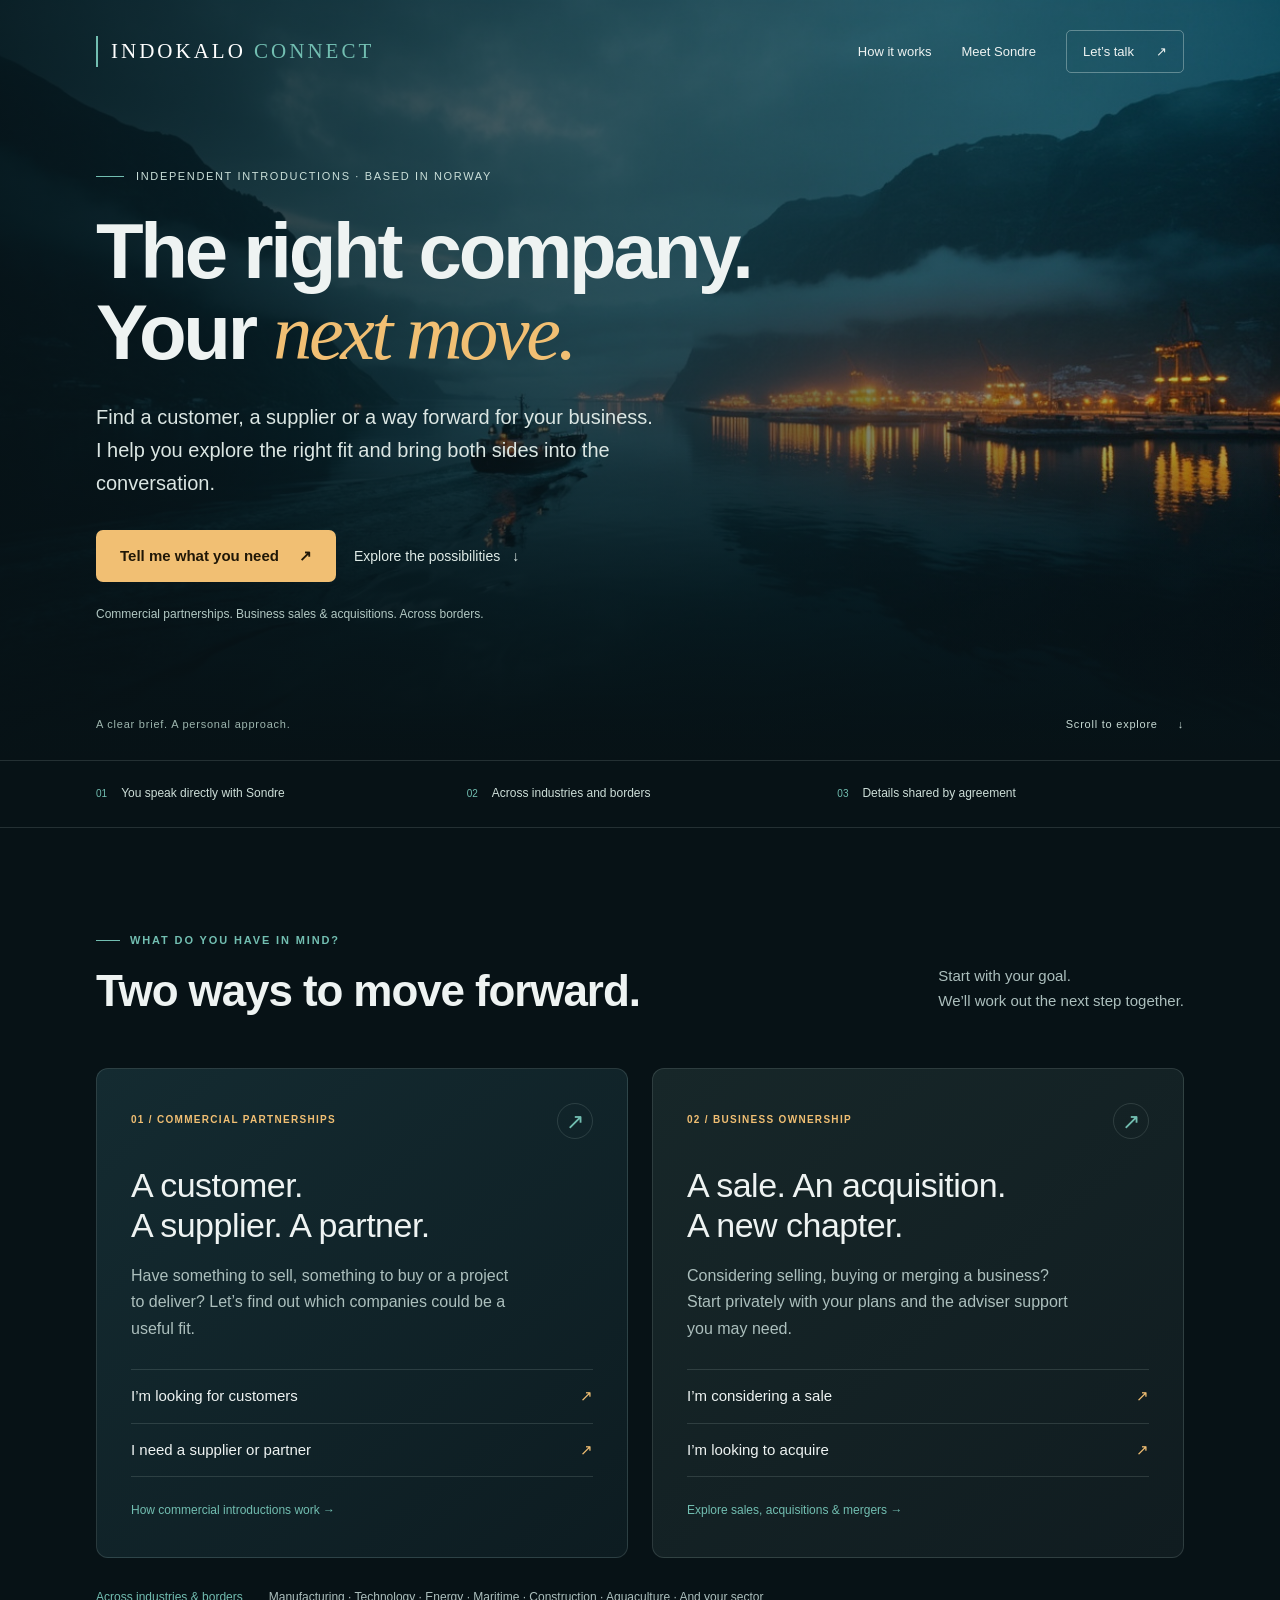
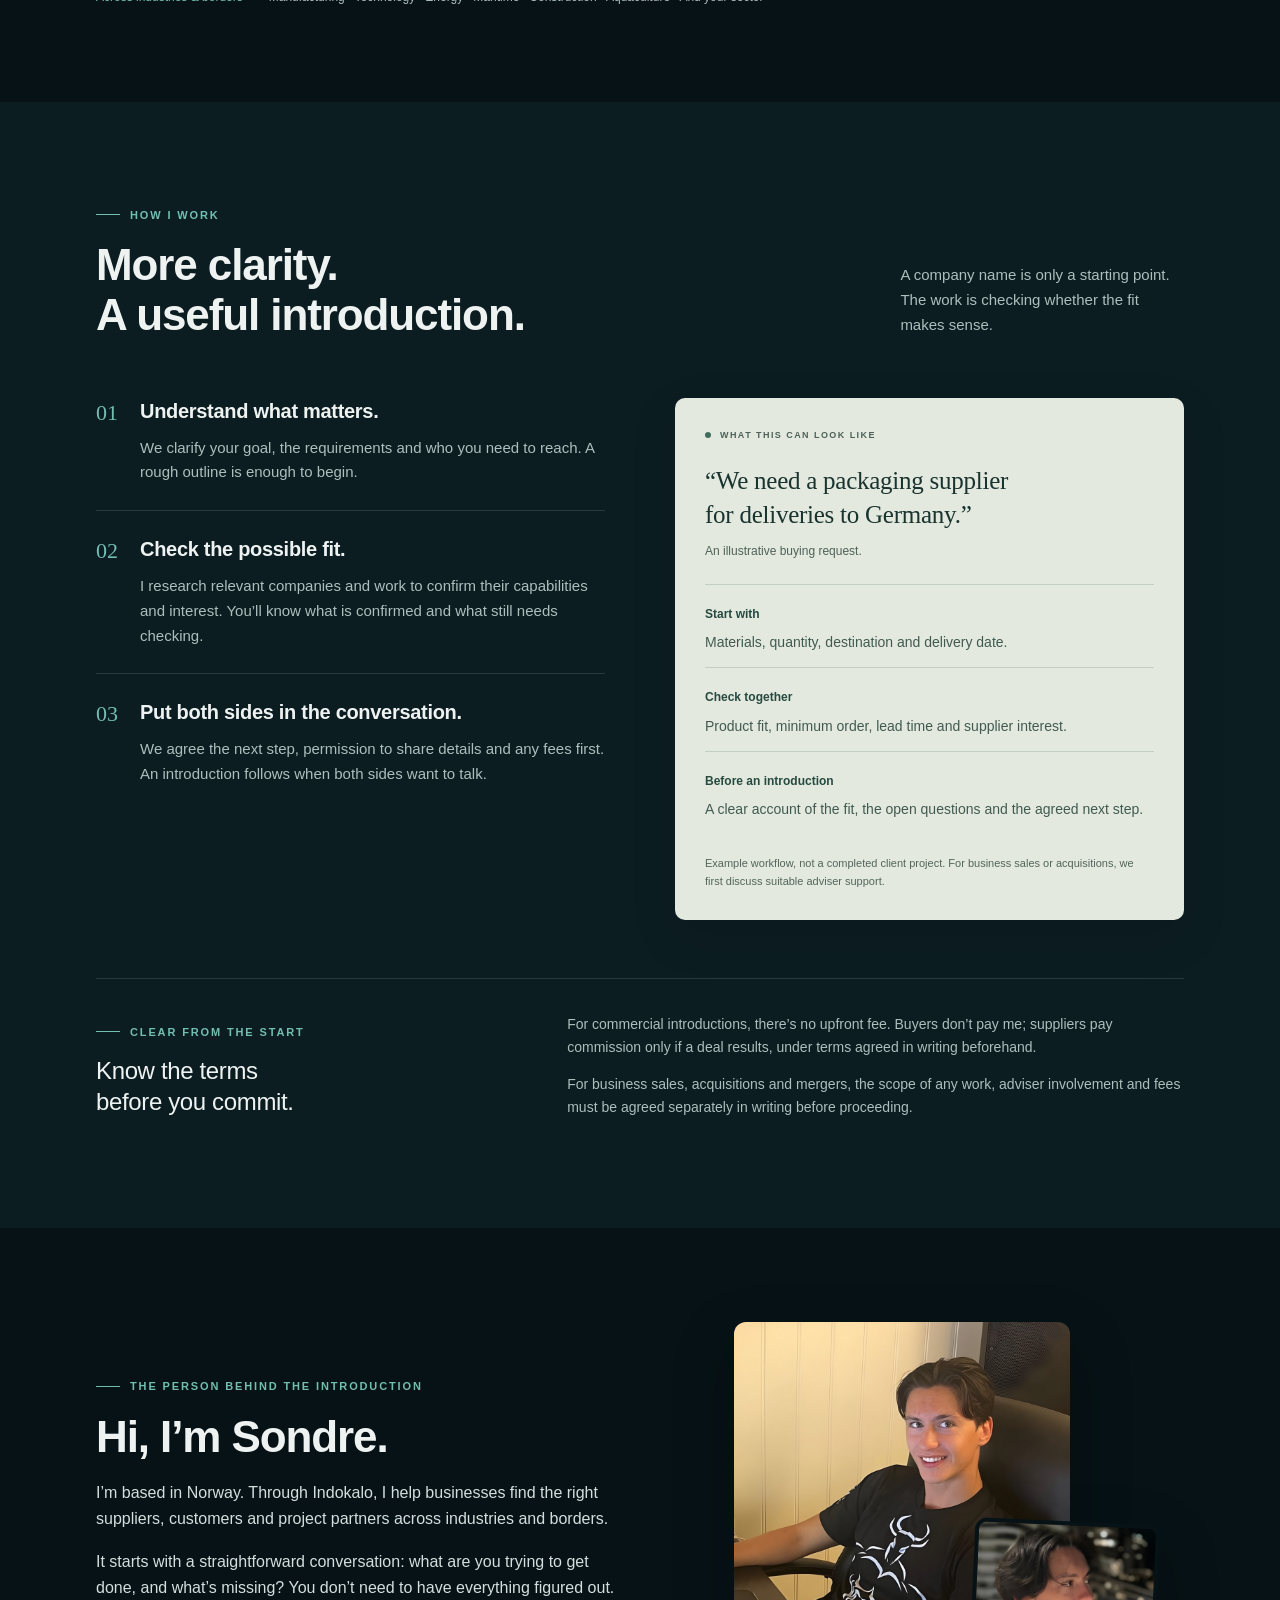
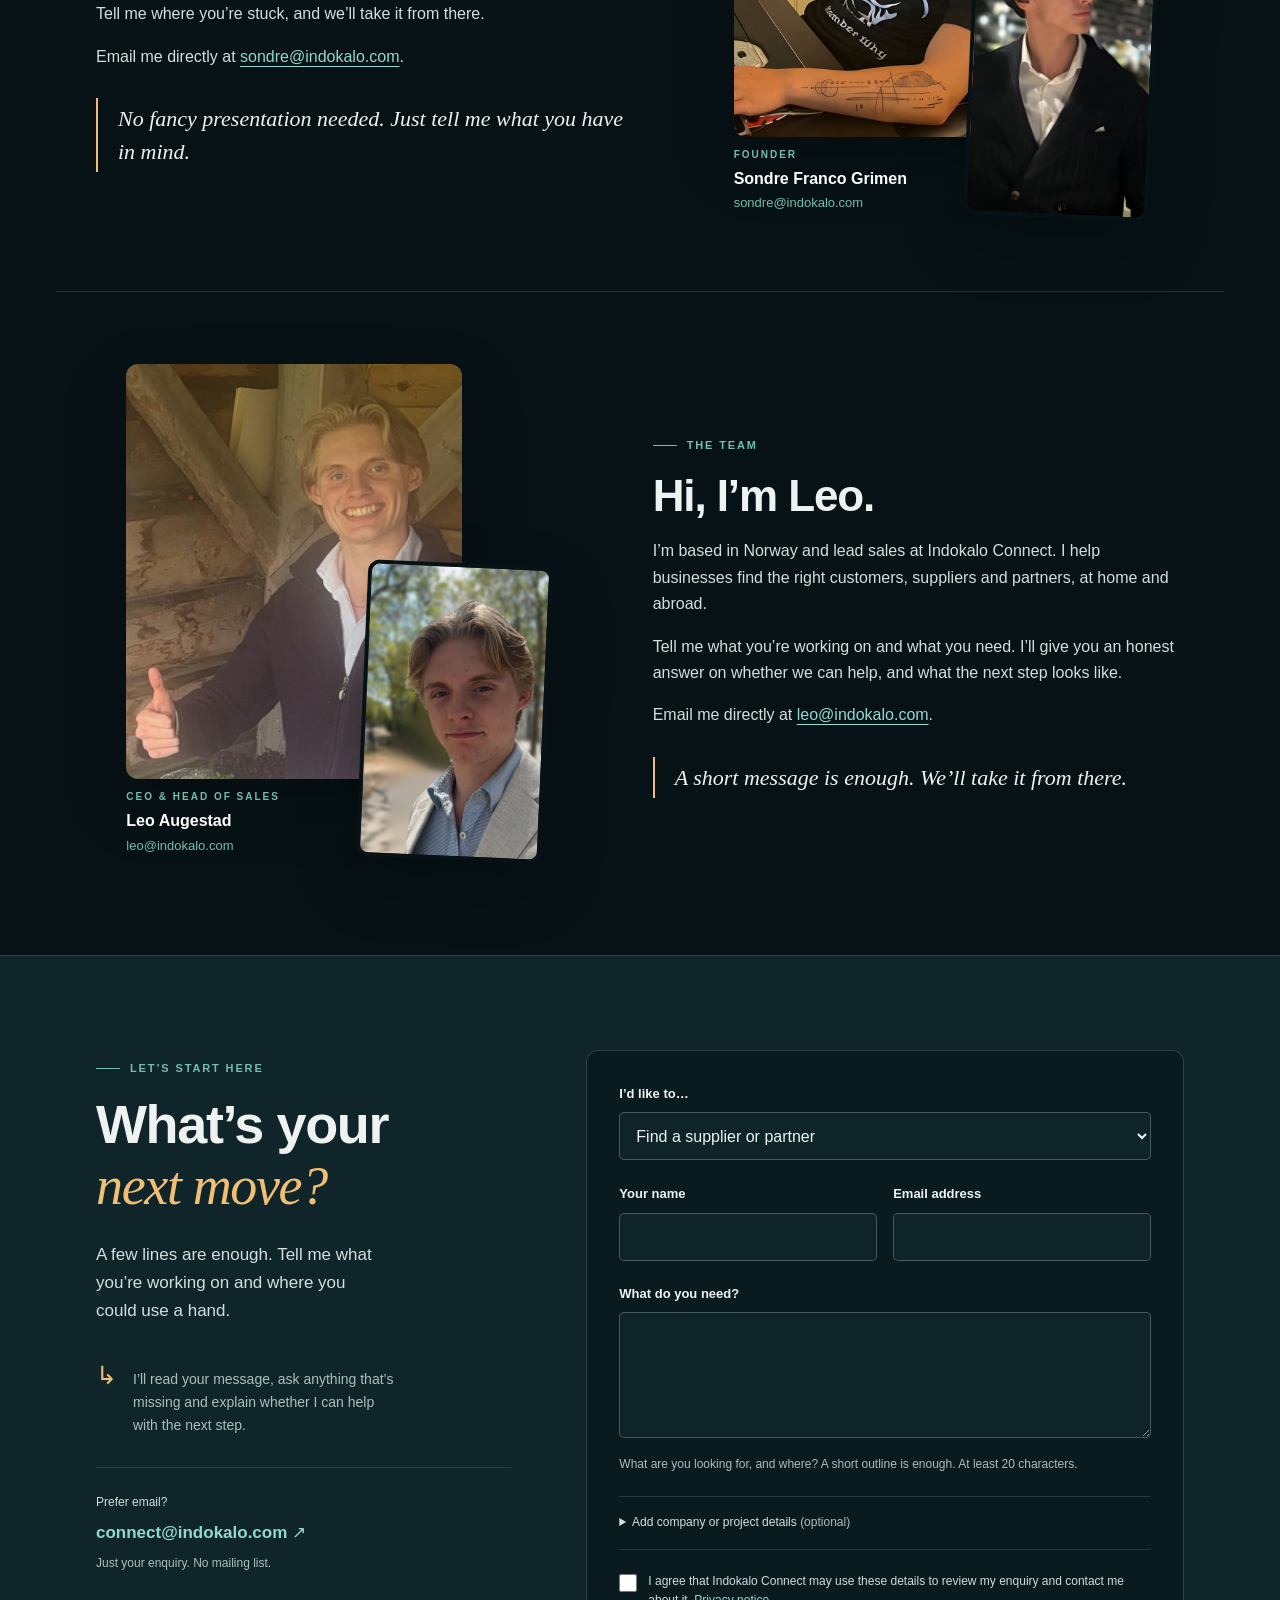
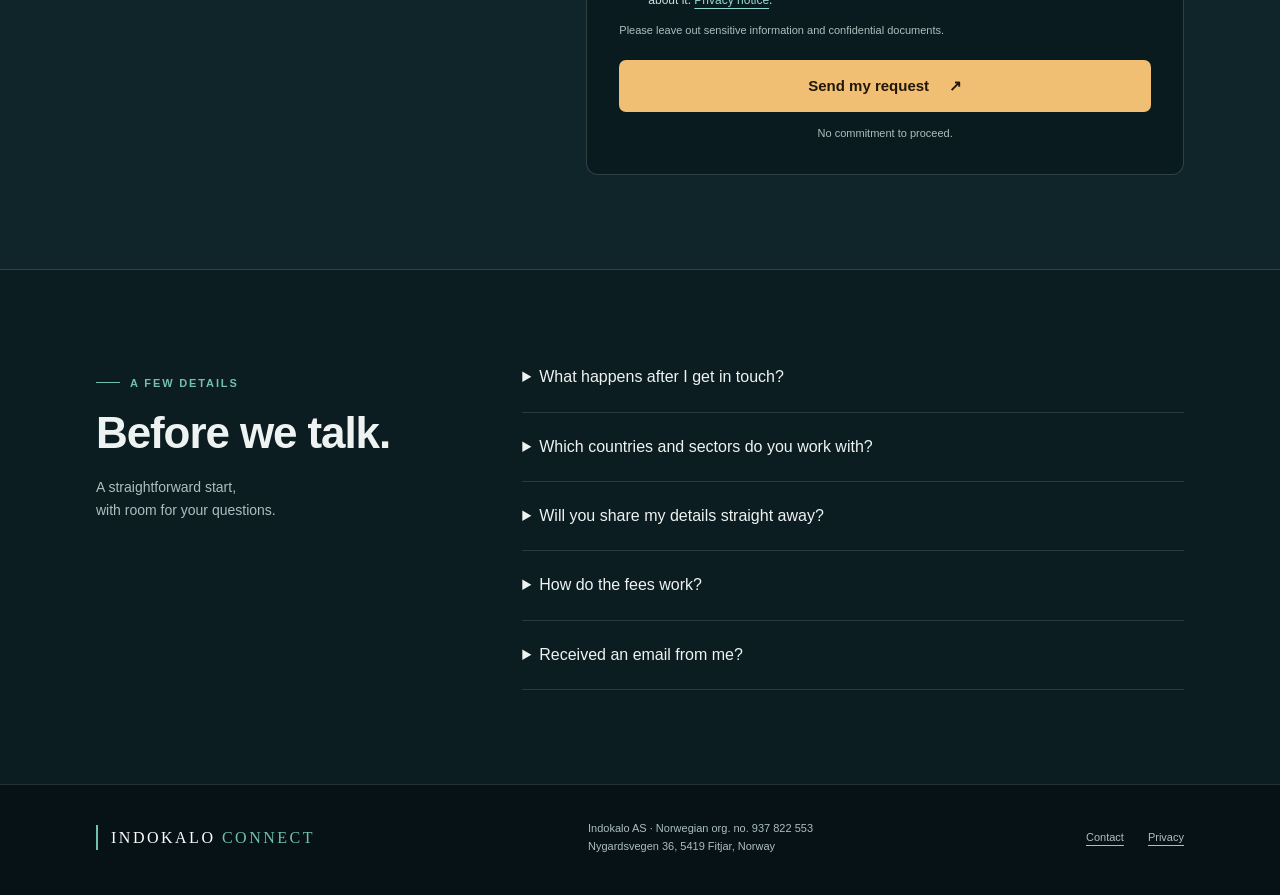
<file: index.html>
<!doctype html>
<html lang="en">
<head>
<link rel="icon" type="image/svg+xml" href="favicon.svg">
<meta charset="utf-8">
<meta name="viewport" content="width=device-width, initial-scale=1">
<meta name="theme-color" content="#071216">
<title>Customers, suppliers &amp; your next business move | Indokalo Connect</title>
<meta name="description" content="Explore customers, suppliers and partners for commercial contracts worldwide. Start an initial conversation about business sales, acquisitions or mergers and adviser support.">
<link rel="canonical" href="https://indokalo.com/">
<meta property="og:type" content="website">
<meta property="og:url" content="https://indokalo.com/">
<meta property="og:title" content="Commercial contracts &amp; business connections | Indokalo Connect">
<meta property="og:description" content="A specific request. A relevant company. An introduction when both sides are ready.">
<meta property="og:image" content="https://indokalo.com/hero.jpg">
<meta property="og:image:alt" content="A Norwegian harbour at blue hour">
<meta name="twitter:card" content="summary_large_image">
<link rel="preload" as="image" href="hero.jpg">
<link rel="stylesheet" href="styles.css?v=20261022-team4">
<script src="contact.js?v=20261010-polish" defer></script>
<script type="application/ld+json">{"@context":"https://schema.org","@type":"Organization","name":"Indokalo Connect","legalName":"Indokalo AS","url":"https://indokalo.com/","email":"connect@indokalo.com","identifier":"937822553","founder":{"@type":"Person","name":"Sondre Franco Grimen"},"address":{"@type":"PostalAddress","streetAddress":"Nygardsvegen 36","postalCode":"5419","addressLocality":"Fitjar","addressCountry":"NO"}}</script>
</head>
<body>
<a class="skip-link" href="#main">Skip to content</a>
<header class="hero">
  <div class="hero-bilete" aria-hidden="true"></div>
  <nav class="topnav innhald" aria-label="Main navigation">
    <a class="logo" href="/" aria-label="Indokalo Connect home">INDOKALO <span>CONNECT</span></a>
    <div class="nav-links"><a href="#how">How it works</a><a href="#connect">Meet Sondre</a><a class="nav-contact" href="#request">Let’s talk <span aria-hidden="true">↗</span></a></div>
  </nav>
  <div class="innhald hero-copy">
    <p class="hero-eyebrow"><span class="eyebrow-line" aria-hidden="true"></span>Independent introductions · Based in Norway</p>
    <h1>The right company.<br>Your <em>next move.</em></h1>
    <p class="ingress">Find a customer, a supplier or a way forward for your business. I help you explore the right fit and bring both sides into the conversation.</p>
    <div class="knappar"><a class="knapp full" href="#request">Tell me what you need <span aria-hidden="true">↗</span></a><a class="hero-link" href="#opportunities">Explore the possibilities <span aria-hidden="true">↓</span></a></div>
    <p class="hero-note">Commercial partnerships. Business sales &amp; acquisitions. Across borders.</p>
  </div>
  <div class="hero-bottom innhald"><span>A clear brief. A personal approach.</span><a href="#main" aria-label="Explore what Indokalo can help with">Scroll to explore <span aria-hidden="true">↓</span></a></div>
</header>
<main id="main">
<div class="trust-strip"><div class="innhald trust-items"><span><i aria-hidden="true">01</i> You speak directly with Sondre</span><span><i aria-hidden="true">02</i> Across industries and borders</span><span><i aria-hidden="true">03</i> Details shared by agreement</span></div></div>
<section id="opportunities" class="intro-section" aria-labelledby="start-title"><div class="innhald">
  <div class="section-heading"><div><div class="merke">What do you have in mind?</div><h2 id="start-title">Two ways to move forward.</h2></div><p class="svak">Start with your goal.<br>We’ll work out the next step together.</p></div>
  <div class="to route-cards">
    <article class="kort route-card"><div class="route-top"><span class="tal">01 / COMMERCIAL PARTNERSHIPS</span><span class="route-symbol" aria-hidden="true">↗</span></div><h3>A customer.<br>A supplier. A partner.</h3><p>Have something to sell, something to buy or a project to deliver? Let’s find out which companies could be a useful fit.</p><div class="route-actions"><a href="#request" data-intent="supplier">I’m looking for customers <span aria-hidden="true">↗</span></a><a href="#request" data-intent="buyer">I need a supplier or partner <span aria-hidden="true">↗</span></a></div><a class="route-detail" href="commercial-contracts.html">How commercial introductions work <span aria-hidden="true">→</span></a></article>
    <article class="kort route-card ownership-card"><div class="route-top"><span class="tal">02 / BUSINESS OWNERSHIP</span><span class="route-symbol" aria-hidden="true">↗</span></div><h3>A sale. An acquisition.<br>A new chapter.</h3><p>Considering selling, buying or merging a business? Start privately with your plans and the adviser support you may need.</p><div class="route-actions"><a href="#request" data-intent="business_seller">I’m considering a sale <span aria-hidden="true">↗</span></a><a href="#request" data-intent="business_buyer">I’m looking to acquire <span aria-hidden="true">↗</span></a></div><a class="route-detail" href="business-sales.html">Explore sales, acquisitions &amp; mergers <span aria-hidden="true">→</span></a></article>
  </div>
  <div class="sector-line"><span>Across industries &amp; borders</span><p>Manufacturing · Technology · Energy · Maritime · Construction · Aquaculture · And your sector</p></div>
</div></section>
<section id="how" class="djup process-section" aria-labelledby="how-title"><div class="innhald">
  <div class="section-heading"><div><div class="merke">How I work</div><h2 id="how-title">More clarity.<br>A useful introduction.</h2></div><p class="svak">A company name is only a starting point. The work is checking whether the fit makes sense.</p></div>
  <div class="process-layout">
    <ol class="process-list">
      <li><span class="step-number" aria-hidden="true">01</span><div><h3>Understand what matters.</h3><p>We clarify your goal, the requirements and who you need to reach. A rough outline is enough to begin.</p></div></li>
      <li><span class="step-number" aria-hidden="true">02</span><div><h3>Check the possible fit.</h3><p>I research relevant companies and work to confirm their capabilities and interest. You’ll know what is confirmed and what still needs checking.</p></div></li>
      <li><span class="step-number" aria-hidden="true">03</span><div><h3>Put both sides in the conversation.</h3><p>We agree the next step, permission to share details and any fees first. An introduction follows when both sides want to talk.</p></div></li>
    </ol>
    <aside class="example-panel" aria-labelledby="example-title"><div class="example-label"><span class="example-dot" aria-hidden="true"></span>WHAT THIS CAN LOOK LIKE</div><h3 id="example-title">“We need a packaging supplier for deliveries to Germany.”</h3><p class="example-caption">An illustrative buying request.</p><div class="example-row"><span>Start with</span><p>Materials, quantity, destination and delivery date.</p></div><div class="example-row"><span>Check together</span><p>Product fit, minimum order, lead time and supplier interest.</p></div><div class="example-row"><span>Before an introduction</span><p>A clear account of the fit, the open questions and the agreed next step.</p></div><p class="example-footnote">Example workflow, not a completed client project. For business sales or acquisitions, we first discuss suitable adviser support.</p></aside>
  </div>
  <div class="terms-strip"><div><span class="merke">Clear from the start</span><h3>Know the terms before you commit.</h3></div><div><p>For commercial introductions, there’s no upfront fee. Buyers don’t pay me; suppliers pay commission only if a deal results, under terms agreed in writing beforehand.</p><p>For business sales, acquisitions and mergers, the scope of any work, adviser involvement and fees must be agreed separately in writing before proceeding.</p></div></div>
</div></section>
<section id="connect" class="djup" aria-labelledby="hello-title"><div class="innhald velkomen">
  <div><div class="merke">The person behind the introduction</div><h2 id="hello-title">Hi, I’m Sondre.</h2><p>I’m based in Norway. Through Indokalo, I help businesses find the right suppliers, customers and project partners across industries and borders.</p><p>It starts with a straightforward conversation: what are you trying to get done, and what’s missing? You don’t need to have everything figured out. Tell me where you’re stuck, and we’ll take it from there.</p><p>Email me directly at <a href="mailto:sondre@indokalo.com">sondre@indokalo.com</a>.</p><p class="sitat">No fancy presentation needed. Just tell me what you have in mind.</p></div>
  <div class="collage"><figure class="foto stor"><img src="sondre-pult.jpg" alt="Sondre Franco Grimen smiling at his desk" width="960" height="1186" loading="lazy"></figure><figure class="foto liten"><img src="sondre-franco-grimen-3.jpg" alt="Sondre Franco Grimen in a dark pinstripe suit" width="768" height="1236" loading="lazy"></figure><div class="namneskilt"><span class="tittel">Founder</span>Sondre Franco Grimen<a class="namne-epost" href="mailto:sondre@indokalo.com">sondre@indokalo.com</a></div></div>
</div>
<div class="innhald velkomen team"><div class="collage team-collage"><figure class="foto stor"><img src="leo-augestad-2.jpg" alt="Leo Augestad smiling and giving a thumbs up" width="524" height="896" loading="lazy"></figure><figure class="foto liten"><img src="leo-augestad.jpg" alt="Leo Augestad in a light grey jacket and blue shirt" width="768" height="1236" loading="lazy"></figure><div class="namneskilt"><span class="tittel">CEO &amp; Head of Sales</span>Leo Augestad<a class="namne-epost" href="mailto:leo@indokalo.com">leo@indokalo.com</a></div></div><div><div class="merke">The team</div><h2 id="team-title">Hi, I’m Leo.</h2><p>I’m based in Norway and lead sales at Indokalo Connect. I help businesses find the right customers, suppliers and partners, at home and abroad.</p><p>Tell me what you’re working on and what you need. I’ll give you an honest answer on whether we can help, and what the next step looks like.</p><p>Email me directly at <a href="mailto:leo@indokalo.com">leo@indokalo.com</a>.</p><p class="sitat">A short message is enough. We’ll take it from there.</p></div></div>
</section>
<section id="request" class="request-section" aria-labelledby="request-title"><div class="innhald request-layout">
  <div class="request-intro"><div class="merke">Let’s start here</div><h2 id="request-title">What’s your<br><em>next move?</em></h2><p>A few lines are enough. Tell me what you’re working on and where you could use a hand.</p><div class="reply-note"><span class="reply-mark" aria-hidden="true">↳</span><p>I’ll read your message, ask anything that’s missing and explain whether I can help with the next step.</p></div><div class="request-aside"><p class="small">Prefer email?</p><a href="mailto:connect@indokalo.com">connect@indokalo.com <span aria-hidden="true">↗</span></a><p class="small svak">Just your enquiry. No mailing list.</p></div></div>
  <div class="form-panel">
    <noscript><p class="notice">Please email your request to <a href="mailto:connect@indokalo.com">connect@indokalo.com</a>. JavaScript is needed to send this form.</p></noscript>
    <form id="contact-form" novalidate>
      <div id="form-fields">
        <div class="field intent-field"><label for="request-type">I’d like to…</label><select id="request-type" name="type" required><option value="buyer" selected>Find a supplier or partner</option><option value="supplier">Find customers</option><option value="business_seller">Explore selling a business</option><option value="business_buyer">Explore acquiring a business</option><option value="merger">Discuss a possible merger</option></select></div>
        <p class="ownership-note" id="ownership-note" hidden>This starts a private, initial conversation. You can keep the business unnamed. Please leave out bids, financial records and confidential details.</p>
        <div class="field-grid main-fields">
          <div class="field"><label for="name">Your name</label><input id="name" name="name" type="text" autocomplete="name" minlength="2" maxlength="100" required></div>
          <div class="field"><label for="email">Email address</label><input id="email" name="email" type="email" autocomplete="email" inputmode="email" maxlength="254" required></div>
          <div class="field full-width"><label for="requirements" id="requirements-label">What do you need?</label><textarea id="requirements" name="requirements" rows="4" minlength="20" maxlength="4000" required aria-describedby="requirements-hint"></textarea><p class="field-hint" id="requirements-hint">What are you looking for, and where? A short outline is enough. At least 20 characters.</p></div>
        </div>
        <details id="optional-details" class="optional-details"><summary>Add company or project details <span>(optional)</span></summary><div class="field-grid">
          <div class="field"><label for="company" id="company-label">Company (optional)</label><input id="company" name="company" type="text" autocomplete="organization" minlength="2" maxlength="160" aria-describedby="company-hint"><p class="field-hint" id="company-hint" hidden>Your own organisation or role is enough. You can leave the business being considered for sale unnamed.</p></div>
          <div class="field"><label for="country">Country <span class="optional">(optional)</span></label><input id="country" name="country" type="text" autocomplete="country-name" minlength="2" maxlength="100"></div>
          <div class="field"><label for="sector">Sector <span class="optional">(optional)</span></label><select id="sector" name="sector"><option value="">Choose if useful</option><option value="construction">Construction &amp; infrastructure</option><option value="energy">Energy, oil &amp; gas</option><option value="maritime">Maritime &amp; vessels</option><option value="aquaculture">Aquaculture &amp; food</option><option value="manufacturing">Manufacturing &amp; equipment</option><option value="transport">Transport &amp; logistics</option><option value="technology">IT &amp; technology</option><option value="facilities">Facilities &amp; business services</option><option value="healthcare">Healthcare &amp; life sciences</option><option value="other">Other</option></select></div>
          <div class="field"><label for="timing" id="timing-label">When is it needed? <span class="optional">(optional)</span></label><input id="timing" name="timing" type="text" maxlength="200" placeholder="A date, or still exploring"></div>
        </div></details>
        <div class="honey" aria-hidden="true"><label for="website">Leave this field empty</label><input id="website" name="website" type="text" tabindex="-1" autocomplete="off"></div>
        <label class="consent"><input id="consent" name="consent" type="checkbox" required><span>I agree that Indokalo Connect may use these details to review my enquiry and contact me about it. <a href="privacy.html">Privacy notice</a>.</span></label>
        <p class="small svak form-privacy">Please leave out sensitive information and confidential documents.</p>
        <button class="knapp full submit-button" id="submit-button" type="submit" disabled>Send my request <span aria-hidden="true">↗</span></button>
        <p class="form-reassurance">No commitment to proceed.</p>
      </div>
      <div id="form-status" class="form-status" role="status" aria-live="polite" aria-atomic="true" tabindex="-1"></div>
      <div id="form-fallback" class="fallback" hidden><a id="fallback-link" href="mailto:connect@indokalo.com">Open this request in your email app ↗</a><p class="small svak">This opens a draft for you to send. You can also write directly to <a href="mailto:connect@indokalo.com">connect@indokalo.com</a>.</p></div>
      <button id="another-request" class="text-button" type="button" hidden>Send another request</button>
    </form>
  </div>
</div></section>
<section class="faq-section djup" aria-labelledby="questions-title"><div class="innhald faq-layout"><div><div class="merke">A few details</div><h2 id="questions-title">Before we talk.</h2><p class="svak">A straightforward start,<br>with room for your questions.</p></div><div class="questions">
  <details><summary>What happens after I get in touch?</summary><p>I read your enquiry and reply to the email address you provide. We clarify what you need and whether I can help. Sending a request doesn’t create an introduction, a mandate or a commitment to pay.</p></details>
  <details><summary>Which countries and sectors do you work with?</summary><p>Enquiries are welcome from any country and sector. I assess each one against the requirements and available companies. The reach of a search depends on the particular request.</p></details>
  <details><summary>Will you share my details straight away?</summary><p>No. We discuss what can be shared and with whom first. For a business sale, acquisition or merger, we also agree the adviser’s role and confidentiality before approaching anyone.</p></details>
  <details><summary>How do the fees work?</summary><p>For commercial introductions, buyers don’t pay me and there’s no upfront fee. A supplier pays commission if a deal results, under written terms agreed before the introduction. Business sale, acquisition and merger work requires a separate agreement covering the scope, adviser and any fees.</p></details>
  <details><summary>Received an email from me?</summary><p>You can reply directly or use the form above. If you don’t want further outreach, reply STOP to the email or write to <a href="mailto:connect@indokalo.com?subject=STOP">connect@indokalo.com</a>.</p></details>
</div></div></section>
</main>
<footer><div class="innhald"><a class="logo liten" href="/" aria-label="Indokalo Connect home">INDOKALO <span>CONNECT</span></a><div>Indokalo AS · Norwegian org. no. 937 822 553<br>Nygardsvegen 36, 5419 Fitjar, Norway</div><div class="footer-links"><a href="mailto:connect@indokalo.com">Contact</a><a href="privacy.html">Privacy</a></div></div></footer>
<script>if (window.location.hash === "#hello") window.location.replace("#connect");</script>
</body>
</html>
</file>
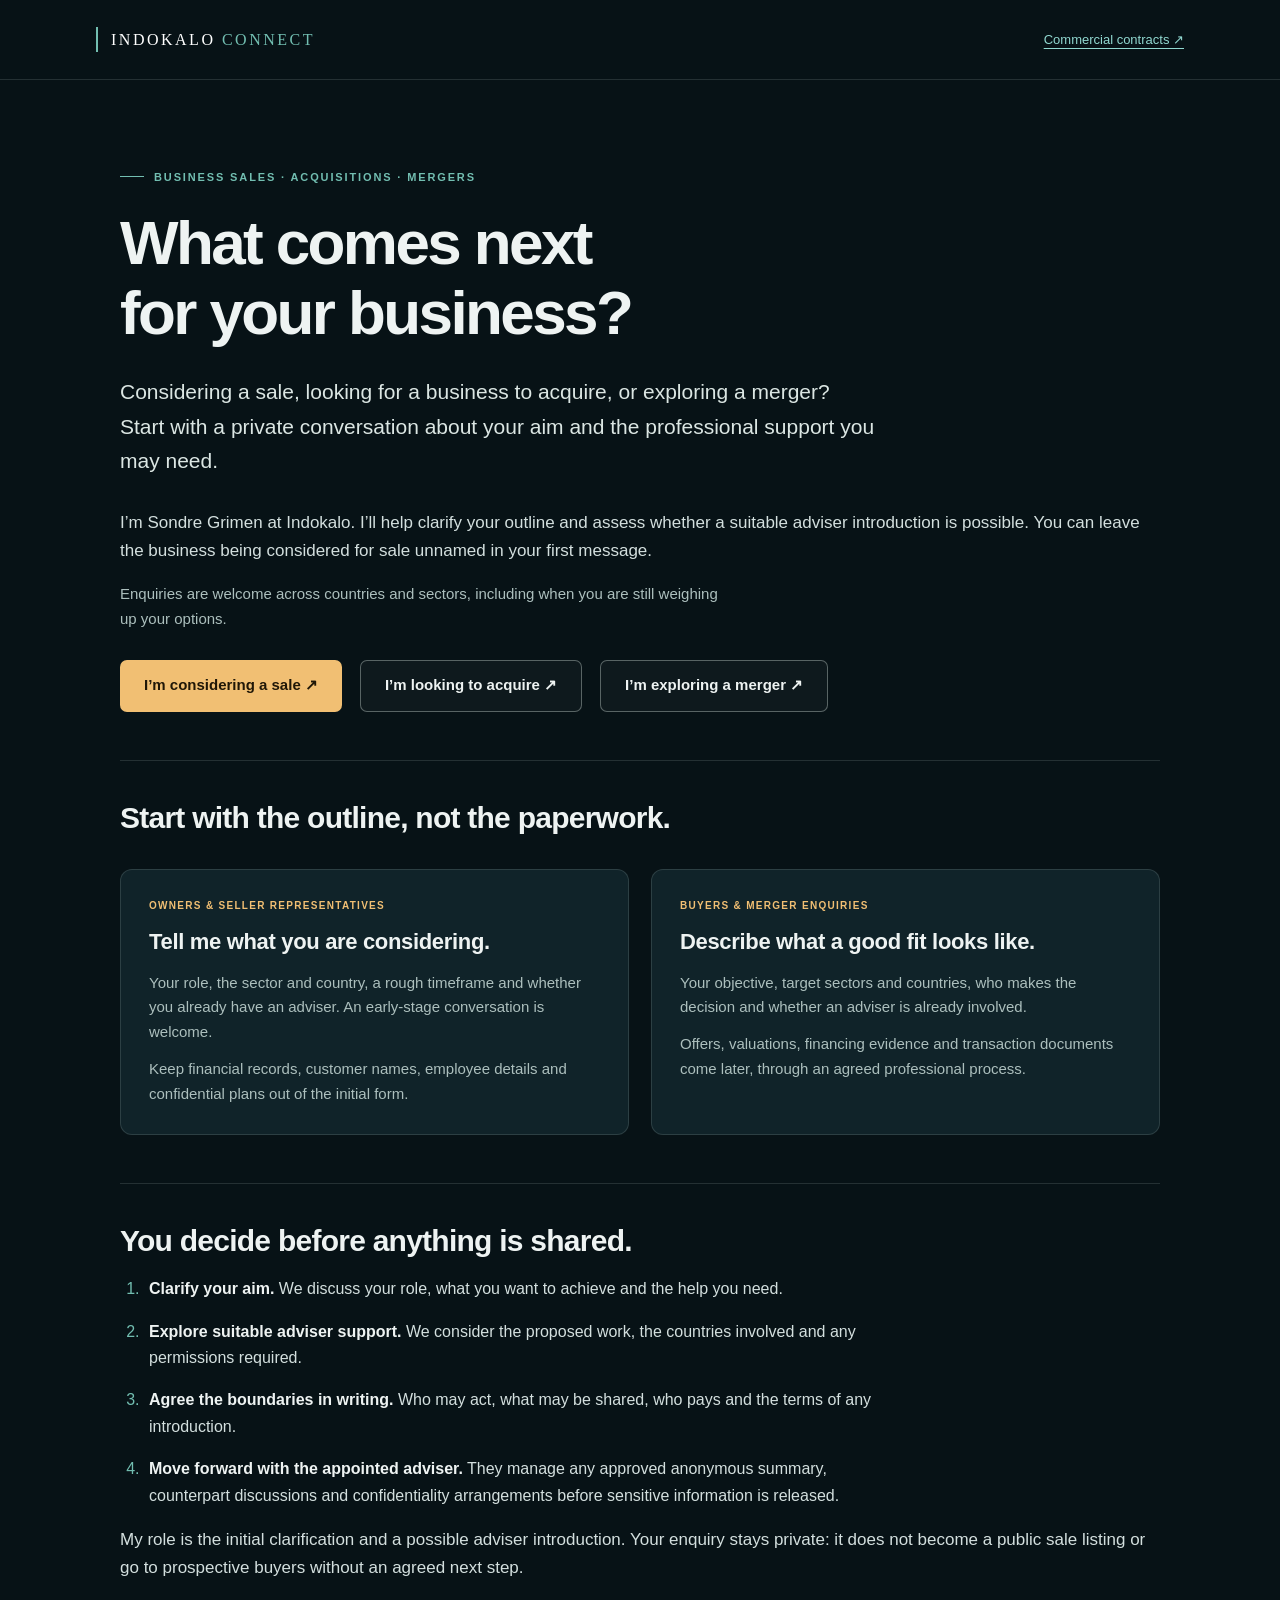
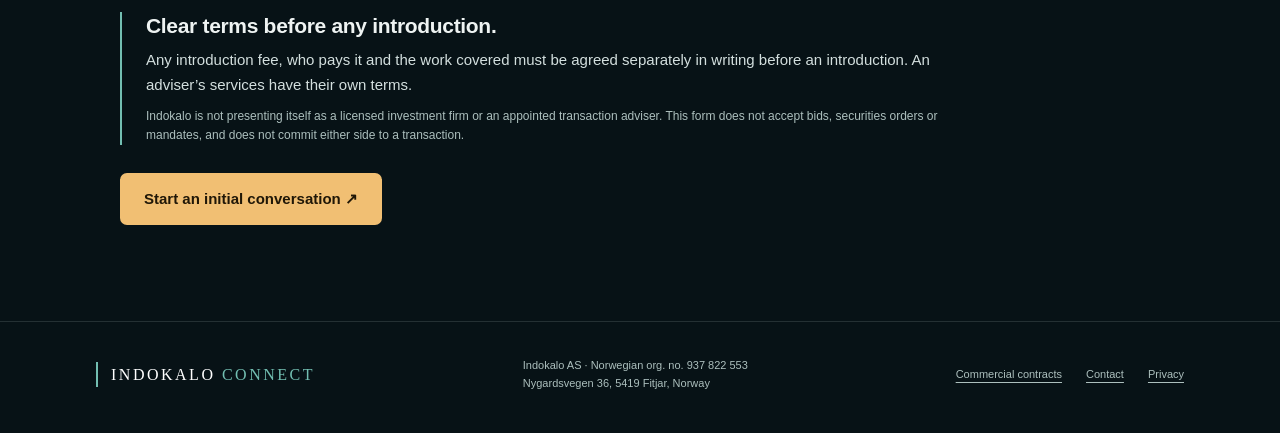
<file: business-sales.html>
<!doctype html>
<html lang="en">
<head>
<link rel="icon" type="image/svg+xml" href="favicon.svg">
<meta charset="utf-8"><meta name="viewport" content="width=device-width, initial-scale=1">
<meta name="theme-color" content="#071216">
<title>Business sales, acquisitions &amp; merger enquiries | Indokalo Connect</title>
<meta name="description" content="Considering selling, acquiring or merging a business? Start a private, initial conversation about your goals and suitable adviser support with Indokalo Connect.">
<link rel="canonical" href="https://indokalo.com/business-sales.html">
<meta property="og:type" content="website"><meta property="og:url" content="https://indokalo.com/business-sales.html">
<meta property="og:title" content="Business sales, acquisitions &amp; merger enquiries | Indokalo Connect">
<meta property="og:description" content="A private first conversation about your goals, the next step and suitable adviser support.">
<link rel="stylesheet" href="styles.css?v=20261010-polish">
</head>
<body>
<a class="skip-link" href="#main">Skip to content</a>
<header class="privacy-header guide-header"><div class="innhald"><a class="logo liten" href="/" aria-label="Indokalo Connect home">INDOKALO <span>CONNECT</span></a><a href="commercial-contracts.html">Commercial contracts ↗</a></div></header>
<main id="main" class="privacy-main guide-main">
<div class="merke">Business sales · Acquisitions · Mergers</div>
<h1>What comes next for your business?</h1>
<p class="ingress">Considering a sale, looking for a business to acquire, or exploring a merger? Start with a private conversation about your aim and the professional support you may need.</p>
<p>I’m Sondre Grimen at Indokalo. I’ll help clarify your outline and assess whether a suitable adviser introduction is possible. You can leave the business being considered for sale unnamed in your first message.</p>
<p class="svak">Enquiries are welcome across countries and sectors, including when you are still weighing up your options.</p>
<div class="knappar"><a class="knapp full" href="index.html?type=business_seller#request">I’m considering a sale ↗</a><a class="knapp tom" href="index.html?type=business_buyer#request">I’m looking to acquire ↗</a><a class="knapp tom" href="index.html?type=merger#request">I’m exploring a merger ↗</a></div>

<section aria-labelledby="starting-title">
<h2 id="starting-title">Start with the outline, not the paperwork.</h2>
<div class="to">
  <article class="kort"><div class="tal">OWNERS &amp; SELLER REPRESENTATIVES</div><h3>Tell me what you are considering.</h3><p>Your role, the sector and country, a rough timeframe and whether you already have an adviser. An early-stage conversation is welcome.</p><p>Keep financial records, customer names, employee details and confidential plans out of the initial form.</p></article>
  <article class="kort"><div class="tal">BUYERS &amp; MERGER ENQUIRIES</div><h3>Describe what a good fit looks like.</h3><p>Your objective, target sectors and countries, who makes the decision and whether an adviser is already involved.</p><p>Offers, valuations, financing evidence and transaction documents come later, through an agreed professional process.</p></article>
</div>
</section>

<section aria-labelledby="process-title">
<h2 id="process-title">You decide before anything is shared.</h2>
<ol class="guide-list">
  <li><strong>Clarify your aim.</strong> We discuss your role, what you want to achieve and the help you need.</li>
  <li><strong>Explore suitable adviser support.</strong> We consider the proposed work, the countries involved and any permissions required.</li>
  <li><strong>Agree the boundaries in writing.</strong> Who may act, what may be shared, who pays and the terms of any introduction.</li>
  <li><strong>Move forward with the appointed adviser.</strong> They manage any approved anonymous summary, counterpart discussions and confidentiality arrangements before sensitive information is released.</li>
</ol>
<p>My role is the initial clarification and a possible adviser introduction. Your enquiry stays private: it does not become a public sale listing or go to prospective buyers without an agreed next step.</p>
<div class="fee-note"><h3>Clear terms before any introduction.</h3><p>Any introduction fee, who pays it and the work covered must be agreed separately in writing before an introduction. An adviser’s services have their own terms.</p><p class="small svak">Indokalo is not presenting itself as a licensed investment firm or an appointed transaction adviser. This form does not accept bids, securities orders or mandates, and does not commit either side to a transaction.</p></div>
<div class="knappar"><a class="knapp full" href="index.html?type=business_seller#request">Start an initial conversation ↗</a></div>
</section>
</main>
<footer><div class="innhald"><a class="logo liten" href="/" aria-label="Indokalo Connect home">INDOKALO <span>CONNECT</span></a><div>Indokalo AS · Norwegian org. no. 937 822 553<br>Nygardsvegen 36, 5419 Fitjar, Norway</div><div class="footer-links"><a href="commercial-contracts.html">Commercial contracts</a><a href="mailto:connect@indokalo.com">Contact</a><a href="privacy.html">Privacy</a></div></div></footer>
</body></html>
</file>
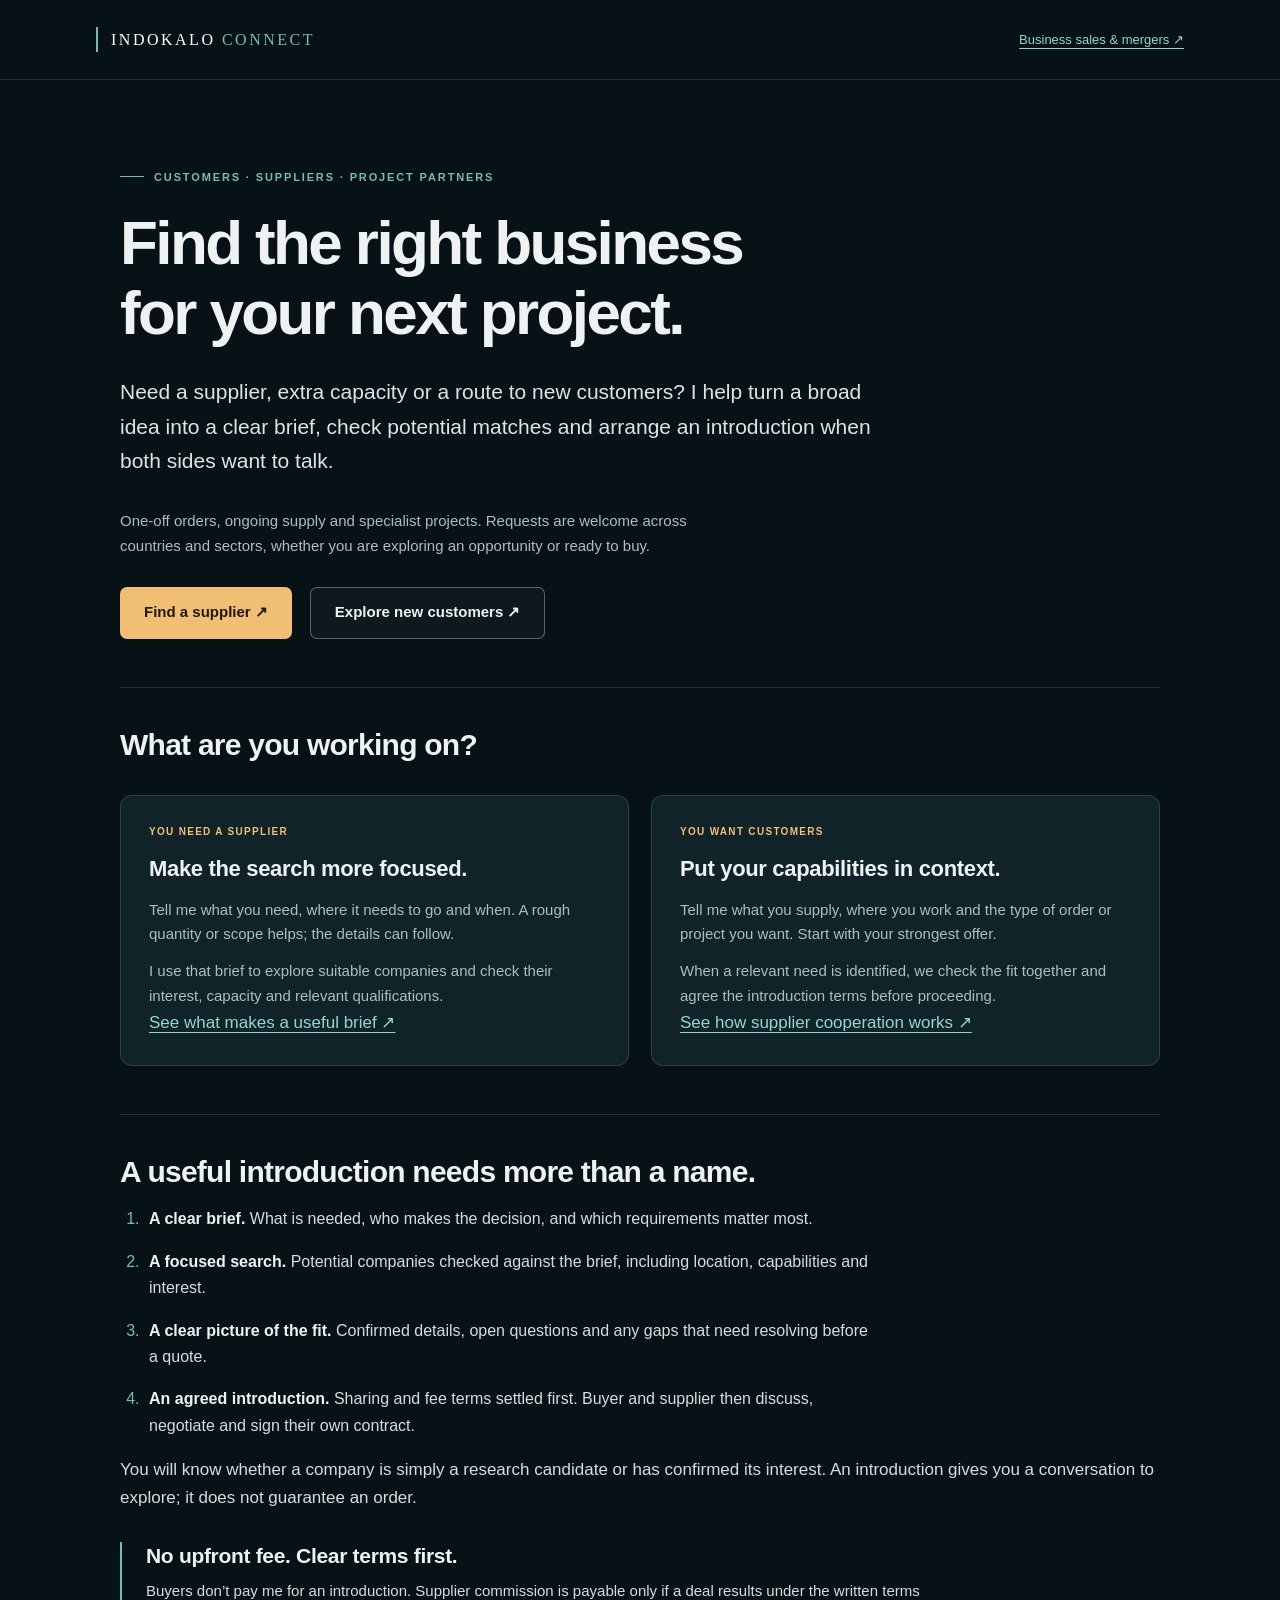
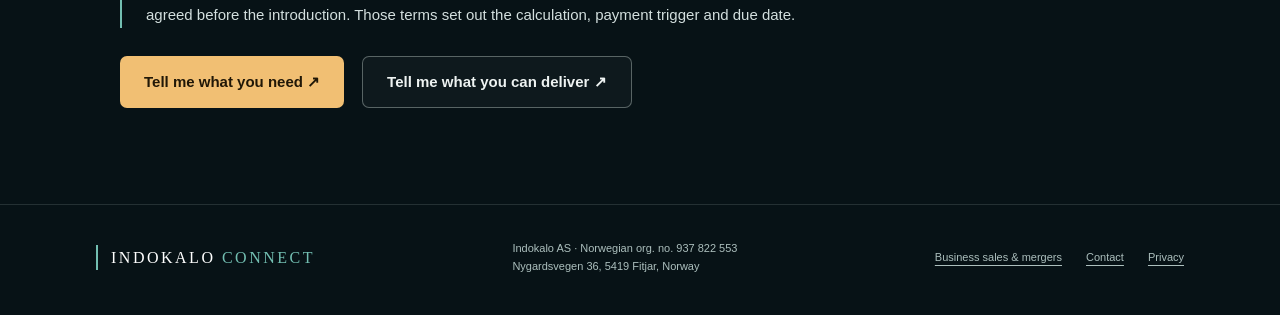
<file: commercial-contracts.html>
<!doctype html>
<html lang="en">
<head>
<link rel="icon" type="image/svg+xml" href="favicon.svg">
<meta charset="utf-8"><meta name="viewport" content="width=device-width, initial-scale=1">
<meta name="theme-color" content="#071216">
<title>Find customers &amp; partners for commercial contracts | Indokalo Connect</title>
<meta name="description" content="Explore customers, suppliers and partners for major orders, ongoing supply agreements and project work. Start with your capabilities or a clear buying requirement.">
<link rel="canonical" href="https://indokalo.com/commercial-contracts.html">
<meta property="og:type" content="website"><meta property="og:url" content="https://indokalo.com/commercial-contracts.html">
<meta property="og:title" content="Customers &amp; commercial contracts | Indokalo Connect">
<meta property="og:description" content="A clear offer, a relevant business need and an introduction when both sides are interested.">
<link rel="stylesheet" href="styles.css?v=20261010-polish">
</head>
<body>
<a class="skip-link" href="#main">Skip to content</a>
<header class="privacy-header guide-header"><div class="innhald"><a class="logo liten" href="/" aria-label="Indokalo Connect home">INDOKALO <span>CONNECT</span></a><a href="business-sales.html">Business sales &amp; mergers ↗</a></div></header>
<main id="main" class="privacy-main guide-main">
<div class="merke">Customers · Suppliers · Project partners</div>
<h1>Find the right business for your next project.</h1>
<p class="ingress">Need a supplier, extra capacity or a route to new customers? I help turn a broad idea into a clear brief, check potential matches and arrange an introduction when both sides want to talk.</p>
<p class="svak">One-off orders, ongoing supply and specialist projects. Requests are welcome across countries and sectors, whether you are exploring an opportunity or ready to buy.</p>
<div class="knappar"><a class="knapp full" href="index.html?type=buyer#request">Find a supplier ↗</a><a class="knapp tom" href="index.html?type=supplier#request">Explore new customers ↗</a></div>

<section aria-labelledby="brief-title">
<h2 id="brief-title">What are you working on?</h2>
<div class="to">
  <article class="kort"><div class="tal">YOU NEED A SUPPLIER</div><h3>Make the search more focused.</h3><p>Tell me what you need, where it needs to go and when. A rough quantity or scope helps; the details can follow.</p><p>I use that brief to explore suitable companies and check their interest, capacity and relevant qualifications.</p><a href="find-suppliers.html">See what makes a useful brief ↗</a></article>
  <article class="kort"><div class="tal">YOU WANT CUSTOMERS</div><h3>Put your capabilities in context.</h3><p>Tell me what you supply, where you work and the type of order or project you want. Start with your strongest offer.</p><p>When a relevant need is identified, we check the fit together and agree the introduction terms before proceeding.</p><a href="supplier-partners.html">See how supplier cooperation works ↗</a></article>
</div>
</section>

<section aria-labelledby="steps-title">
<h2 id="steps-title">A useful introduction needs more than a name.</h2>
<ol class="guide-list">
  <li><strong>A clear brief.</strong> What is needed, who makes the decision, and which requirements matter most.</li>
  <li><strong>A focused search.</strong> Potential companies checked against the brief, including location, capabilities and interest.</li>
  <li><strong>A clear picture of the fit.</strong> Confirmed details, open questions and any gaps that need resolving before a quote.</li>
  <li><strong>An agreed introduction.</strong> Sharing and fee terms settled first. Buyer and supplier then discuss, negotiate and sign their own contract.</li>
</ol>
<p>You will know whether a company is simply a research candidate or has confirmed its interest. An introduction gives you a conversation to explore; it does not guarantee an order.</p>
<div class="fee-note"><h3>No upfront fee. Clear terms first.</h3><p>Buyers don’t pay me for an introduction. Supplier commission is payable only if a deal results under the written terms agreed before the introduction. Those terms set out the calculation, payment trigger and due date.</p></div>
<div class="knappar"><a class="knapp full" href="index.html?type=buyer#request">Tell me what you need ↗</a><a class="knapp tom" href="index.html?type=supplier#request">Tell me what you can deliver ↗</a></div>
</section>
</main>
<footer><div class="innhald"><a class="logo liten" href="/" aria-label="Indokalo Connect home">INDOKALO <span>CONNECT</span></a><div>Indokalo AS · Norwegian org. no. 937 822 553<br>Nygardsvegen 36, 5419 Fitjar, Norway</div><div class="footer-links"><a href="business-sales.html">Business sales &amp; mergers</a><a href="mailto:connect@indokalo.com">Contact</a><a href="privacy.html">Privacy</a></div></div></footer>
</body></html>
</file>
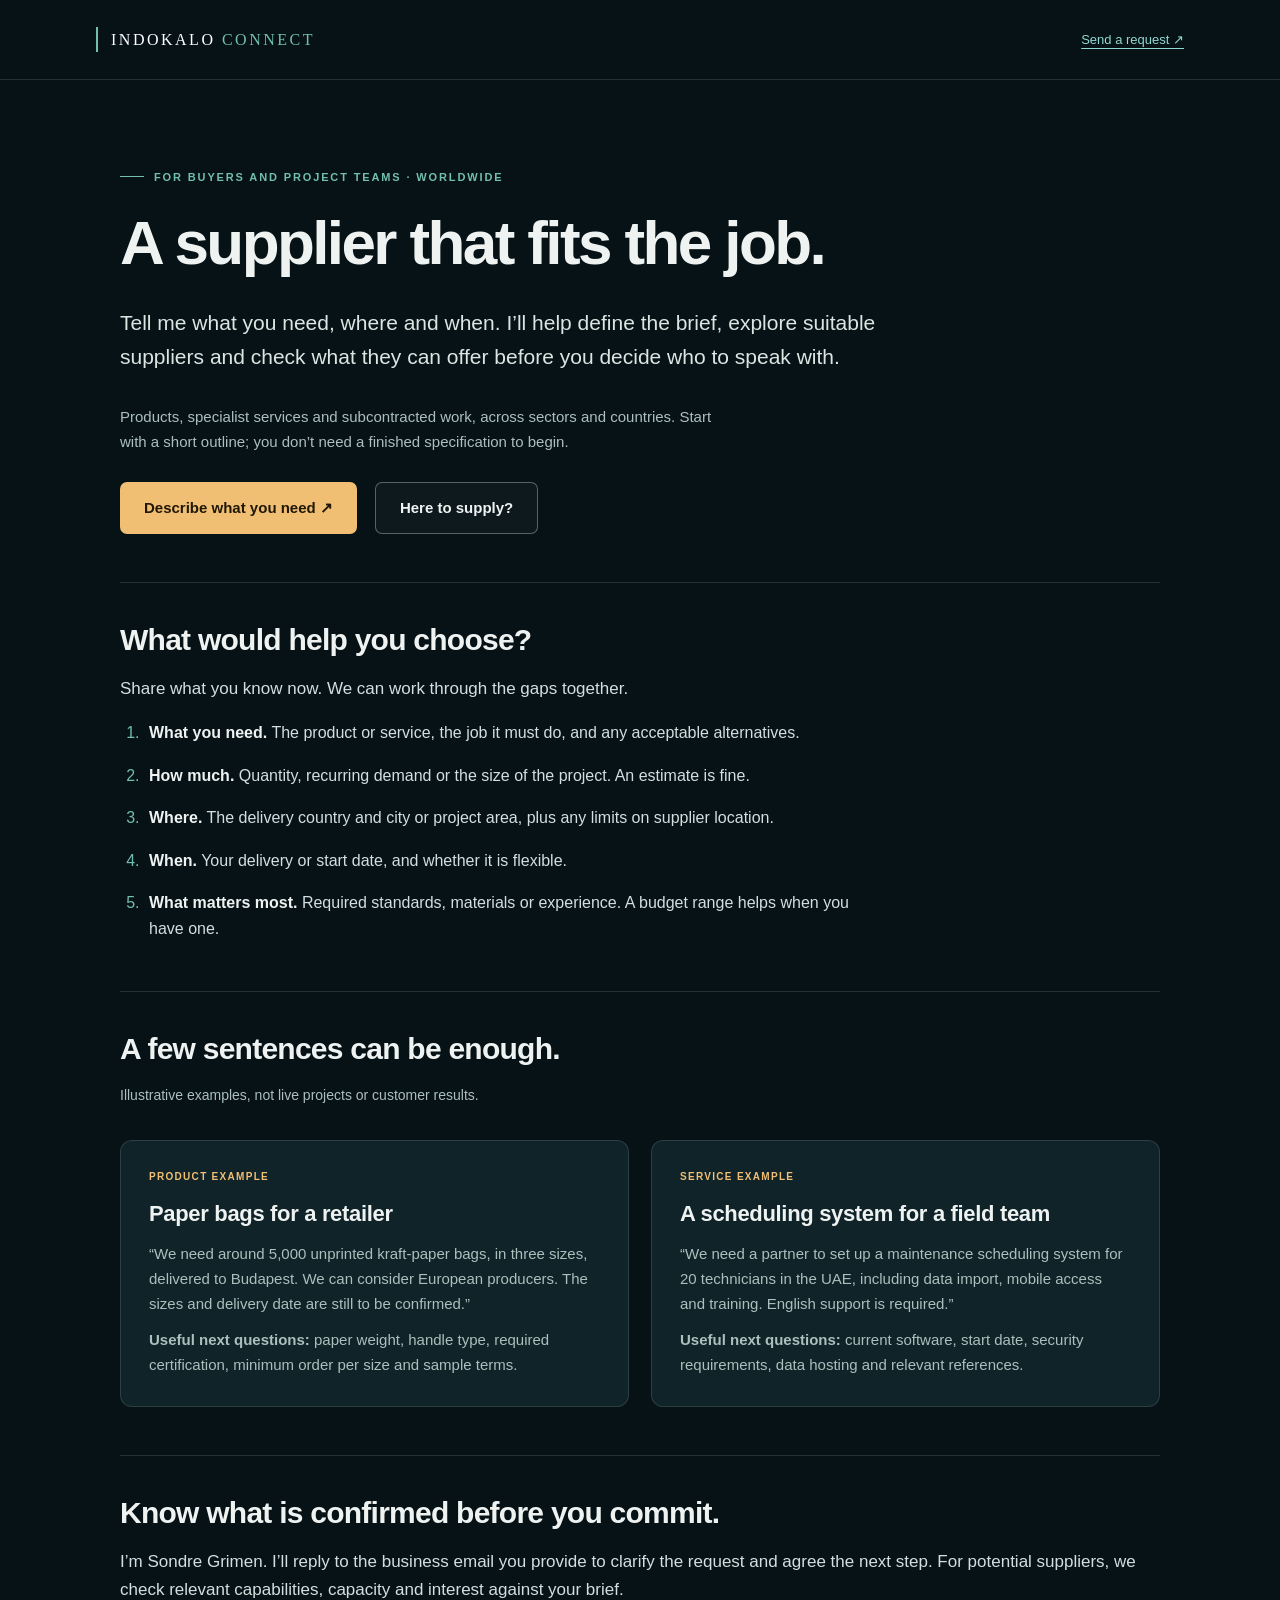
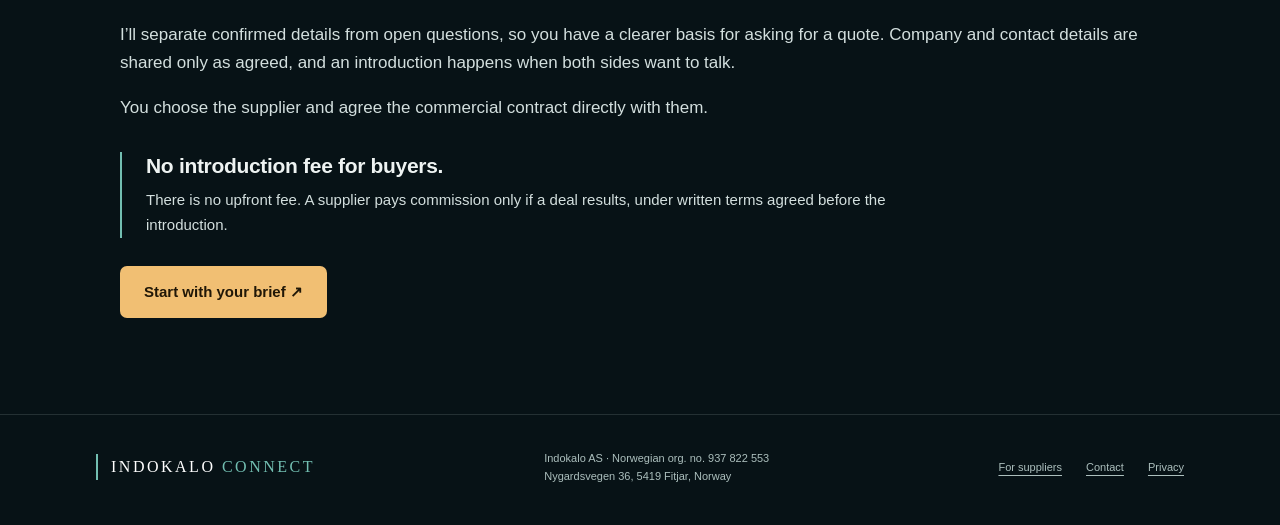
<file: find-suppliers.html>
<!doctype html>
<html lang="en">
<head>
<link rel="icon" type="image/svg+xml" href="favicon.svg">
<meta charset="utf-8">
<meta name="viewport" content="width=device-width, initial-scale=1">
<meta name="theme-color" content="#071216">
<title>Find business suppliers: send a clear sourcing brief | Indokalo Connect</title>
<meta name="description" content="Looking for a supplier or project partner? Share the product or service, quantity, destination, deadline and required certifications. Requests welcome worldwide.">
<link rel="canonical" href="https://indokalo.com/find-suppliers.html">
<meta property="og:type" content="website">
<meta property="og:url" content="https://indokalo.com/find-suppliers.html">
<meta property="og:title" content="Find business suppliers | Indokalo Connect">
<meta property="og:description" content="A useful supplier search starts with a clear brief: what, how much, where, when and which requirements matter.">
<link rel="stylesheet" href="styles.css?v=20261010-polish">
</head>
<body>
<a class="skip-link" href="#main">Skip to content</a>
<header class="privacy-header guide-header"><div class="innhald"><a class="logo liten" href="/" aria-label="Indokalo Connect home">INDOKALO <span>CONNECT</span></a><a href="index.html?type=buyer#request">Send a request ↗</a></div></header>
<main id="main" class="privacy-main guide-main">
<div class="merke">For buyers and project teams · Worldwide</div>
<h1>A supplier that fits the job.</h1>
<p class="ingress">Tell me what you need, where and when. I’ll help define the brief, explore suitable suppliers and check what they can offer before you decide who to speak with.</p>
<p class="svak">Products, specialist services and subcontracted work, across sectors and countries. Start with a short outline; you don’t need a finished specification to begin.</p>
<div class="knappar"><a class="knapp full" href="index.html?type=buyer#request">Describe what you need ↗</a><a class="knapp tom" href="supplier-partners.html">Here to supply?</a></div>

<section aria-labelledby="brief-title">
<h2 id="brief-title">What would help you choose?</h2>
<p>Share what you know now. We can work through the gaps together.</p>
<ol class="guide-list">
  <li><strong>What you need.</strong> The product or service, the job it must do, and any acceptable alternatives.</li>
  <li><strong>How much.</strong> Quantity, recurring demand or the size of the project. An estimate is fine.</li>
  <li><strong>Where.</strong> The delivery country and city or project area, plus any limits on supplier location.</li>
  <li><strong>When.</strong> Your delivery or start date, and whether it is flexible.</li>
  <li><strong>What matters most.</strong> Required standards, materials or experience. A budget range helps when you have one.</li>
</ol>
</section>

<section aria-labelledby="examples-title">
<h2 id="examples-title">A few sentences can be enough.</h2>
<p class="small svak">Illustrative examples, not live projects or customer results.</p>
<div class="to">
  <article class="kort"><div class="tal">PRODUCT EXAMPLE</div><h3>Paper bags for a retailer</h3><p>“We need around 5,000 unprinted kraft-paper bags, in three sizes, delivered to Budapest. We can consider European producers. The sizes and delivery date are still to be confirmed.”</p><p><strong>Useful next questions:</strong> paper weight, handle type, required certification, minimum order per size and sample terms.</p></article>
  <article class="kort"><div class="tal">SERVICE EXAMPLE</div><h3>A scheduling system for a field team</h3><p>“We need a partner to set up a maintenance scheduling system for 20 technicians in the UAE, including data import, mobile access and training. English support is required.”</p><p><strong>Useful next questions:</strong> current software, start date, security requirements, data hosting and relevant references.</p></article>
</div>
</section>

<section aria-labelledby="next-title">
<h2 id="next-title">Know what is confirmed before you commit.</h2>
<p>I’m Sondre Grimen. I’ll reply to the business email you provide to clarify the request and agree the next step. For potential suppliers, we check relevant capabilities, capacity and interest against your brief.</p>
<p>I’ll separate confirmed details from open questions, so you have a clearer basis for asking for a quote. Company and contact details are shared only as agreed, and an introduction happens when both sides want to talk.</p>
<p>You choose the supplier and agree the commercial contract directly with them.</p>
<div class="fee-note"><h3>No introduction fee for buyers.</h3><p>There is no upfront fee. A supplier pays commission only if a deal results, under written terms agreed before the introduction.</p></div>
<div class="knappar"><a class="knapp full" href="index.html?type=buyer#request">Start with your brief ↗</a></div>
</section>
</main>
<footer><div class="innhald"><a class="logo liten" href="/" aria-label="Indokalo Connect home">INDOKALO <span>CONNECT</span></a><div>Indokalo AS · Norwegian org. no. 937 822 553<br>Nygardsvegen 36, 5419 Fitjar, Norway</div><div class="footer-links"><a href="supplier-partners.html">For suppliers</a><a href="mailto:connect@indokalo.com">Contact</a><a href="privacy.html">Privacy</a></div></div></footer>
</body>
</html>
</file>
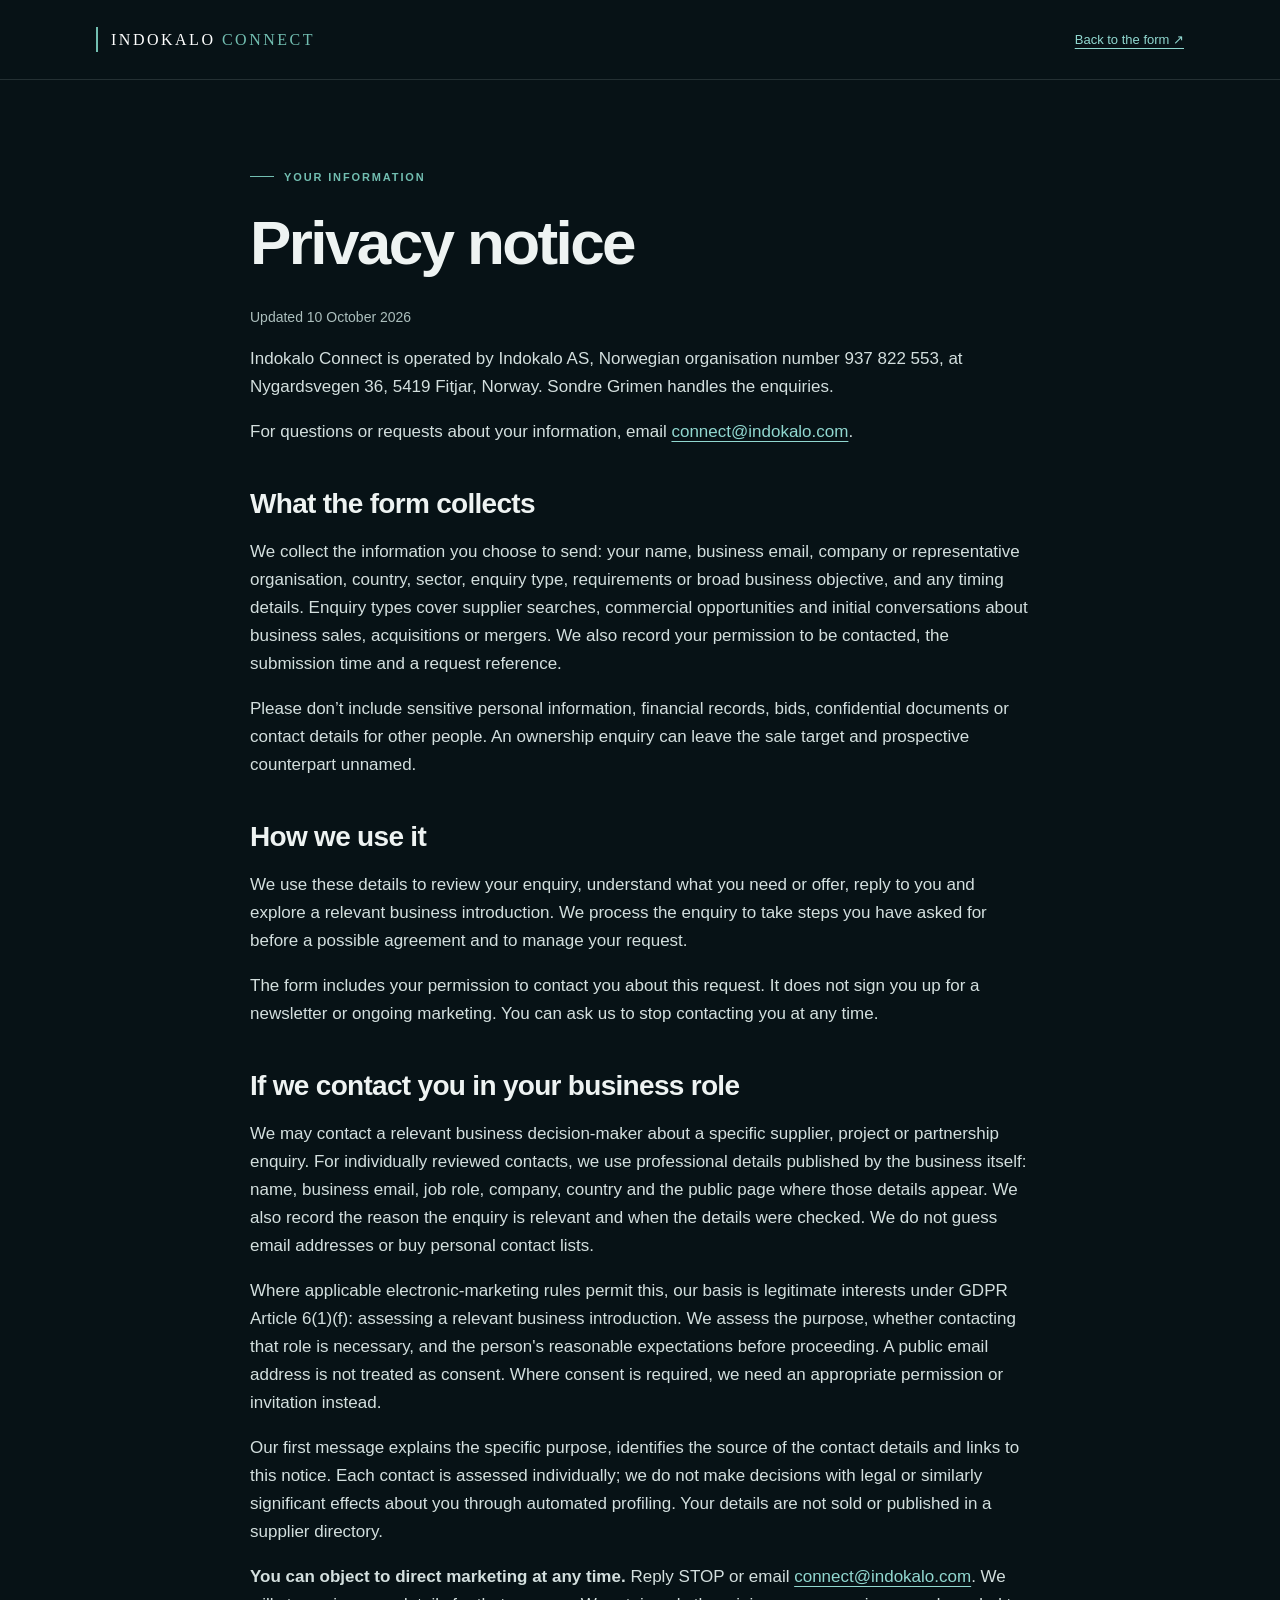
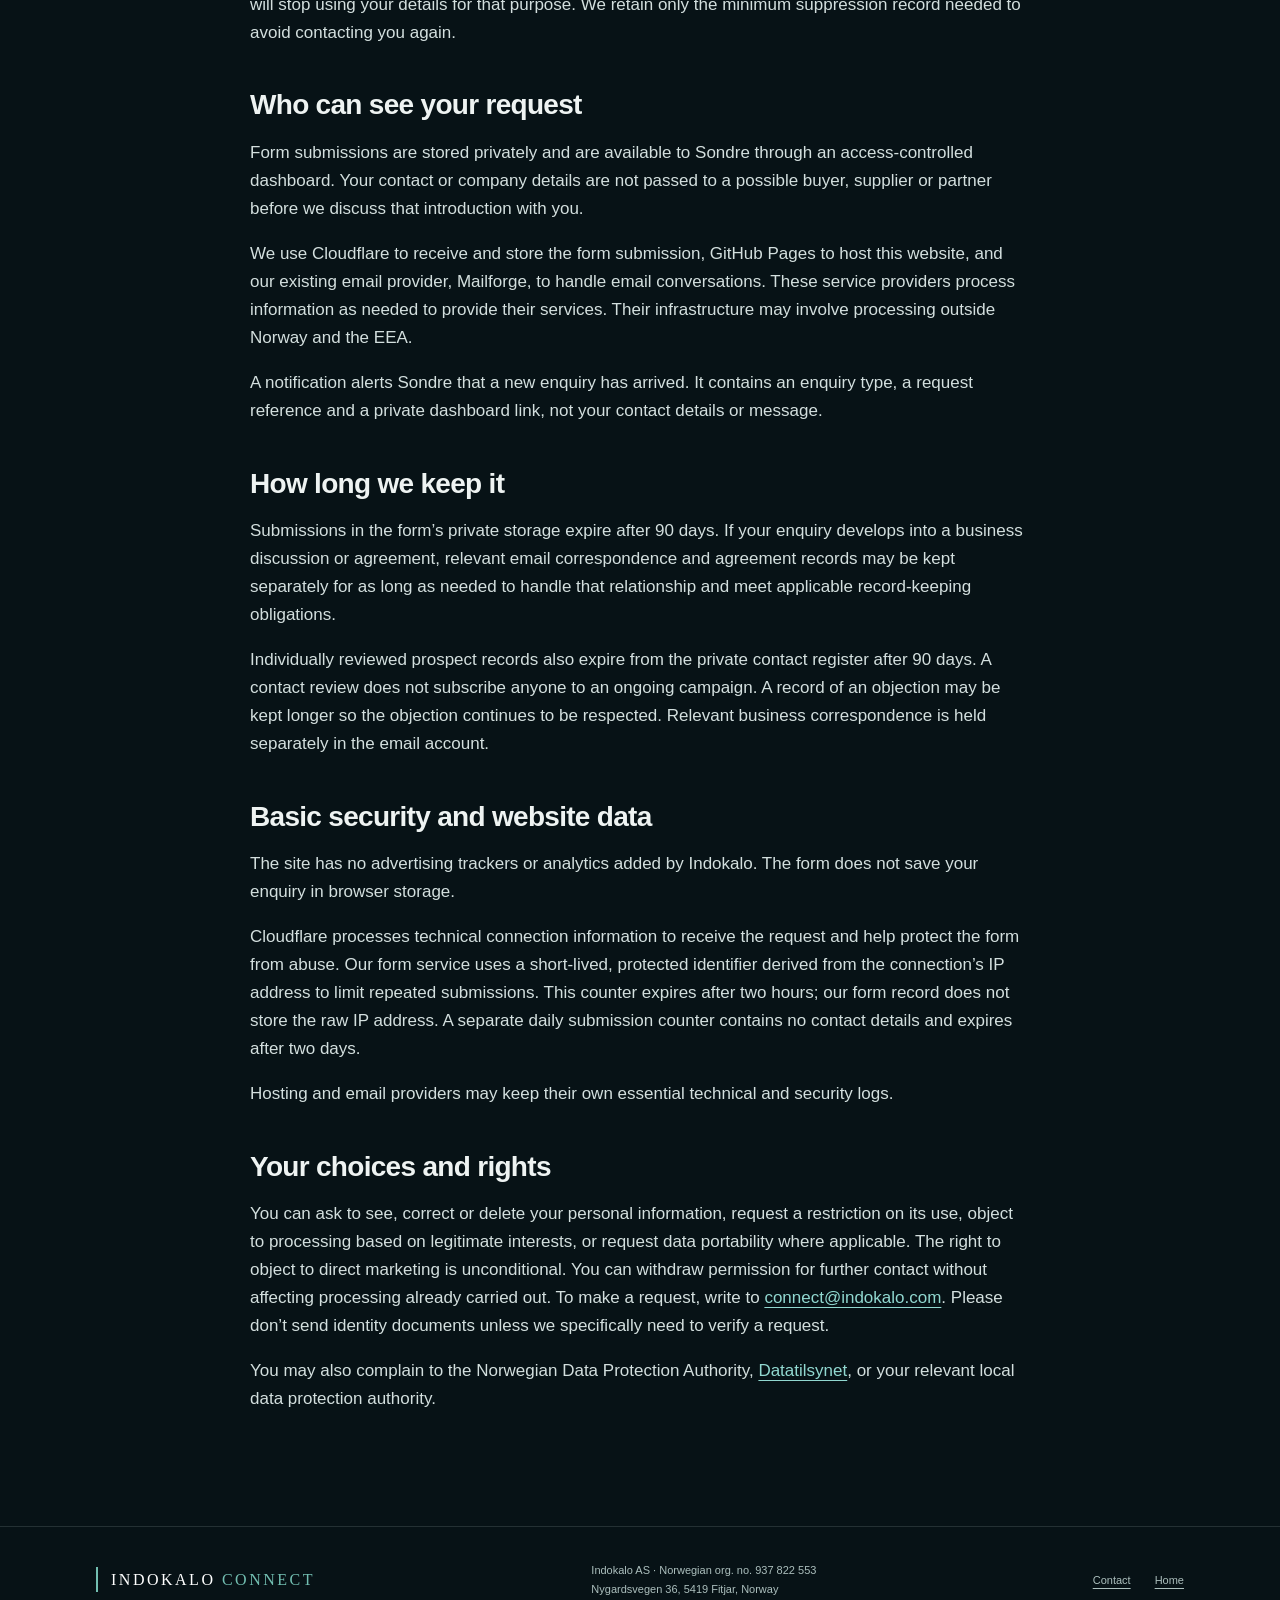
<file: privacy.html>
<!doctype html>
<html lang="en">
<head>
<link rel="icon" type="image/svg+xml" href="favicon.svg">
<meta charset="utf-8">
<meta name="viewport" content="width=device-width, initial-scale=1">
<meta name="theme-color" content="#071216">
<title>Privacy notice | Indokalo Connect</title>
<meta name="description" content="How Indokalo Connect handles business enquiries, contact details and requests about your information.">
<link rel="canonical" href="https://indokalo.com/privacy.html">
<meta property="og:type" content="website">
<meta property="og:url" content="https://indokalo.com/privacy.html">
<meta property="og:title" content="Privacy notice | Indokalo Connect">
<meta property="og:description" content="How we use the information you provide when contacting Indokalo Connect.">
<link rel="stylesheet" href="styles.css?v=20261010-polish">
</head>
<body>
<a class="skip-link" href="#main">Skip to content</a>
<header class="privacy-header"><div class="innhald"><a class="logo liten" href="/" aria-label="Indokalo Connect home">INDOKALO <span>CONNECT</span></a><a href="/#request">Back to the form ↗</a></div></header>
<main id="main" class="privacy-main">
<div class="merke">Your information</div>
<h1>Privacy notice</h1>
<p class="small svak">Updated 10 October 2026</p>
<p>Indokalo Connect is operated by Indokalo AS, Norwegian organisation number 937 822 553, at Nygardsvegen 36, 5419 Fitjar, Norway. Sondre Grimen handles the enquiries.</p>
<p>For questions or requests about your information, email <a href="mailto:connect@indokalo.com">connect@indokalo.com</a>.</p>
<h2>What the form collects</h2>
<p>We collect the information you choose to send: your name, business email, company or representative organisation, country, sector, enquiry type, requirements or broad business objective, and any timing details. Enquiry types cover supplier searches, commercial opportunities and initial conversations about business sales, acquisitions or mergers. We also record your permission to be contacted, the submission time and a request reference.</p>
<p>Please don’t include sensitive personal information, financial records, bids, confidential documents or contact details for other people. An ownership enquiry can leave the sale target and prospective counterpart unnamed.</p>
<h2>How we use it</h2>
<p>We use these details to review your enquiry, understand what you need or offer, reply to you and explore a relevant business introduction. We process the enquiry to take steps you have asked for before a possible agreement and to manage your request.</p>
<p>The form includes your permission to contact you about this request. It does not sign you up for a newsletter or ongoing marketing. You can ask us to stop contacting you at any time.</p>
<h2 id="business-contacts">If we contact you in your business role</h2>
<p>We may contact a relevant business decision-maker about a specific supplier, project or partnership enquiry. For individually reviewed contacts, we use professional details published by the business itself: name, business email, job role, company, country and the public page where those details appear. We also record the reason the enquiry is relevant and when the details were checked. We do not guess email addresses or buy personal contact lists.</p>
<p>Where applicable electronic-marketing rules permit this, our basis is legitimate interests under GDPR Article 6(1)(f): assessing a relevant business introduction. We assess the purpose, whether contacting that role is necessary, and the person's reasonable expectations before proceeding. A public email address is not treated as consent. Where consent is required, we need an appropriate permission or invitation instead.</p>
<p>Our first message explains the specific purpose, identifies the source of the contact details and links to this notice. Each contact is assessed individually; we do not make decisions with legal or similarly significant effects about you through automated profiling. Your details are not sold or published in a supplier directory.</p>
<p><strong>You can object to direct marketing at any time.</strong> Reply STOP or email <a href="mailto:connect@indokalo.com?subject=STOP">connect@indokalo.com</a>. We will stop using your details for that purpose. We retain only the minimum suppression record needed to avoid contacting you again.</p>
<h2>Who can see your request</h2>
<p>Form submissions are stored privately and are available to Sondre through an access-controlled dashboard. Your contact or company details are not passed to a possible buyer, supplier or partner before we discuss that introduction with you.</p>
<p>We use Cloudflare to receive and store the form submission, GitHub Pages to host this website, and our existing email provider, Mailforge, to handle email conversations. These service providers process information as needed to provide their services. Their infrastructure may involve processing outside Norway and the EEA.</p>
<p>A notification alerts Sondre that a new enquiry has arrived. It contains an enquiry type, a request reference and a private dashboard link, not your contact details or message.</p>
<h2>How long we keep it</h2>
<p>Submissions in the form’s private storage expire after 90 days. If your enquiry develops into a business discussion or agreement, relevant email correspondence and agreement records may be kept separately for as long as needed to handle that relationship and meet applicable record-keeping obligations.</p>
<p>Individually reviewed prospect records also expire from the private contact register after 90 days. A contact review does not subscribe anyone to an ongoing campaign. A record of an objection may be kept longer so the objection continues to be respected. Relevant business correspondence is held separately in the email account.</p>
<h2>Basic security and website data</h2>
<p>The site has no advertising trackers or analytics added by Indokalo. The form does not save your enquiry in browser storage.</p>
<p>Cloudflare processes technical connection information to receive the request and help protect the form from abuse. Our form service uses a short-lived, protected identifier derived from the connection’s IP address to limit repeated submissions. This counter expires after two hours; our form record does not store the raw IP address. A separate daily submission counter contains no contact details and expires after two days.</p>
<p>Hosting and email providers may keep their own essential technical and security logs.</p>
<h2>Your choices and rights</h2>
<p>You can ask to see, correct or delete your personal information, request a restriction on its use, object to processing based on legitimate interests, or request data portability where applicable. The right to object to direct marketing is unconditional. You can withdraw permission for further contact without affecting processing already carried out. To make a request, write to <a href="mailto:connect@indokalo.com">connect@indokalo.com</a>. Please don’t send identity documents unless we specifically need to verify a request.</p>
<p>You may also complain to the Norwegian Data Protection Authority, <a href="https://www.datatilsynet.no/en/">Datatilsynet</a>, or your relevant local data protection authority.</p>
</main>
<footer><div class="innhald"><a class="logo liten" href="/" aria-label="Indokalo Connect home">INDOKALO <span>CONNECT</span></a><div>Indokalo AS · Norwegian org. no. 937 822 553<br>Nygardsvegen 36, 5419 Fitjar, Norway</div><div class="footer-links"><a href="mailto:connect@indokalo.com">Contact</a><a href="/">Home</a></div></div></footer>
</body>
</html>
</file>
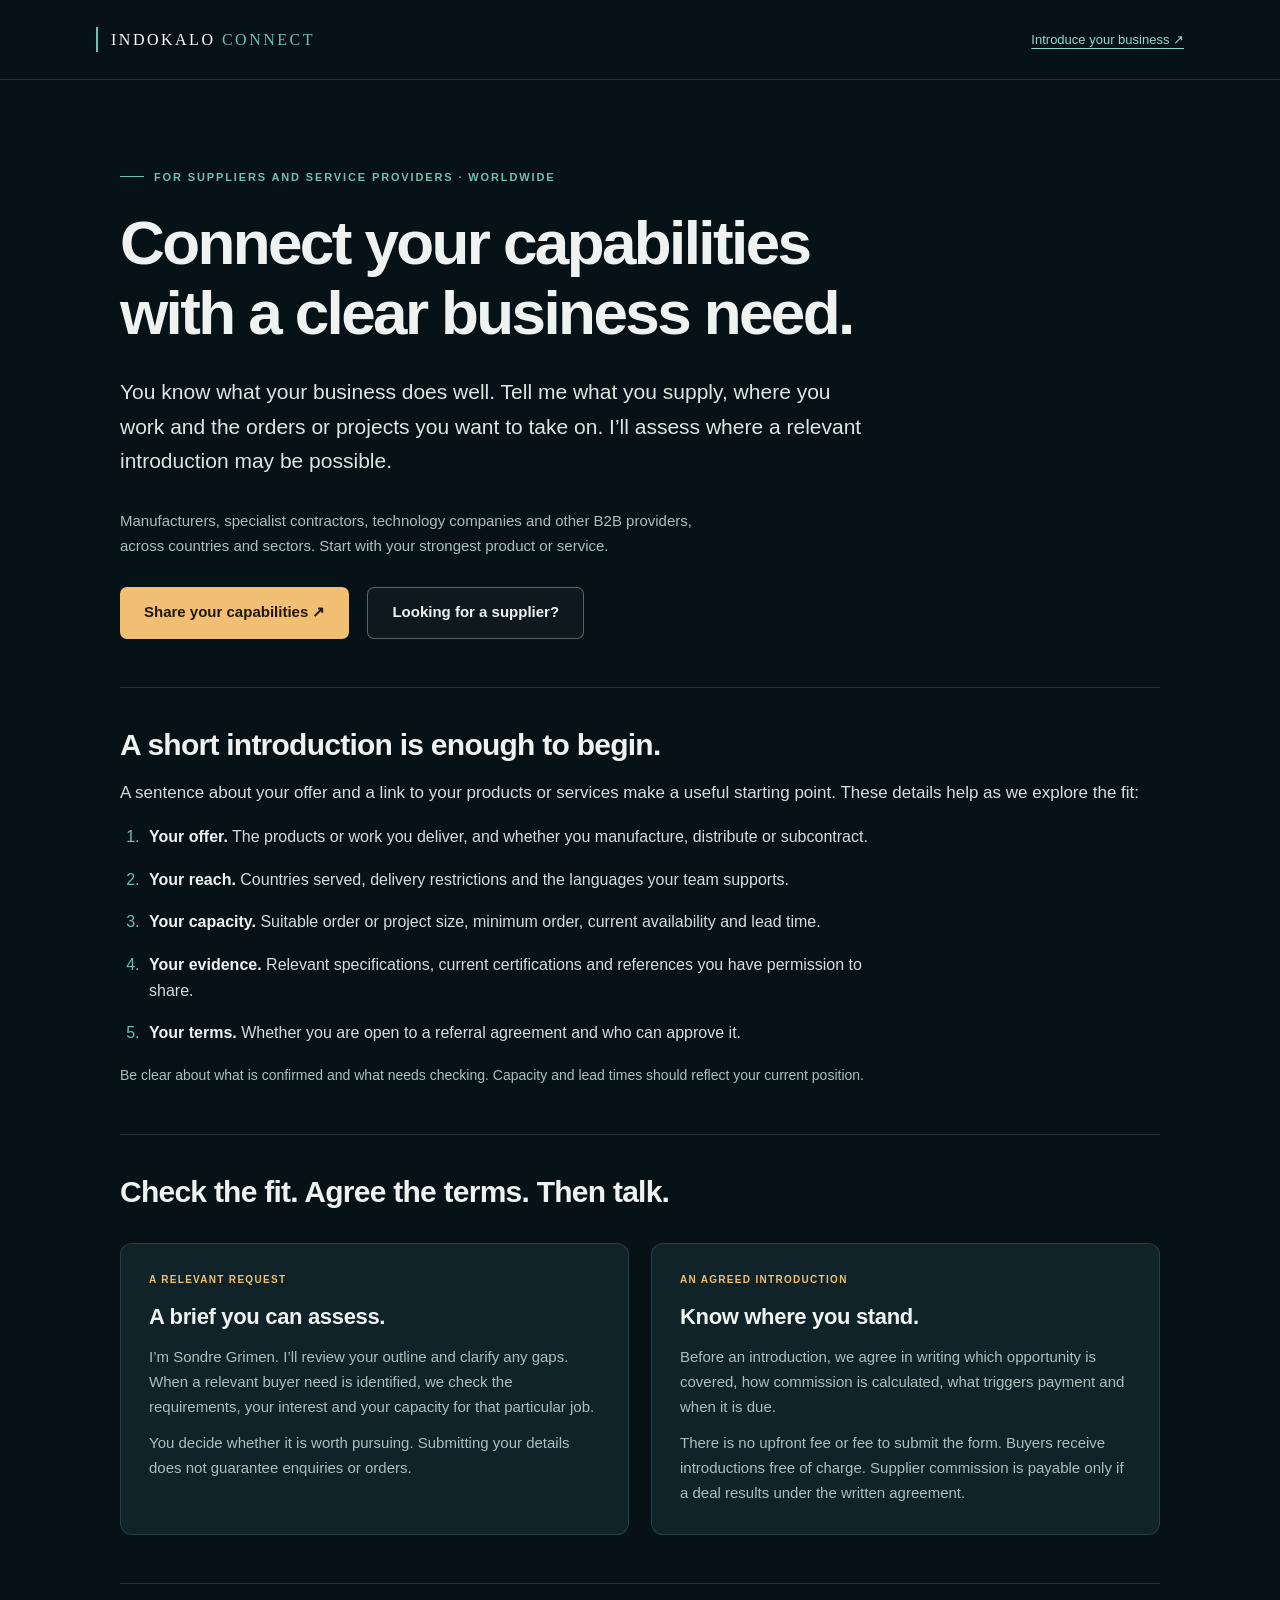
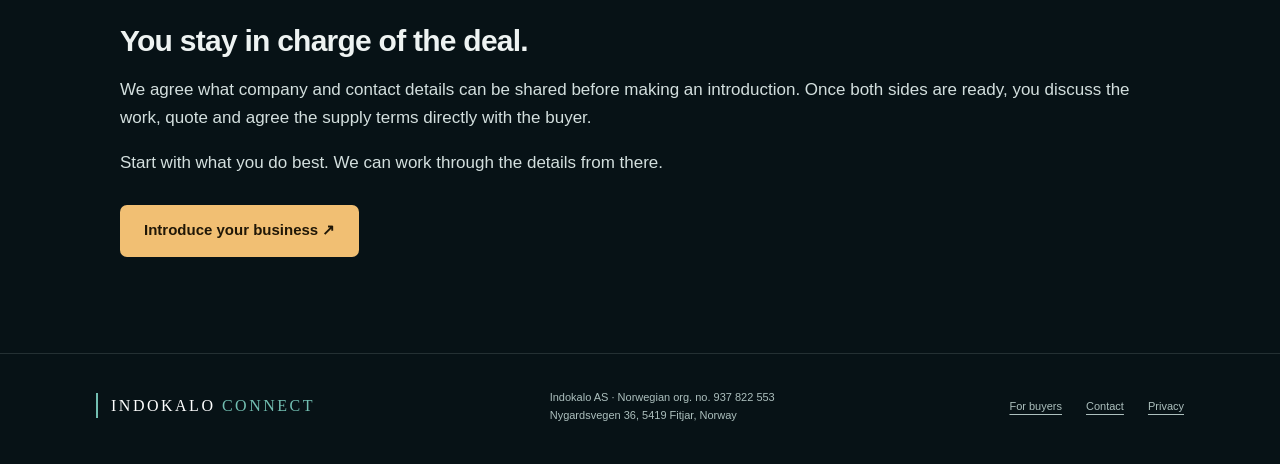
<file: supplier-partners.html>
<!doctype html>
<html lang="en">
<head>
<link rel="icon" type="image/svg+xml" href="favicon.svg">
<meta charset="utf-8">
<meta name="viewport" content="width=device-width, initial-scale=1">
<meta name="theme-color" content="#071216">
<title>Supplier partnerships and business introductions | Indokalo Connect</title>
<meta name="description" content="Introduce your products, service areas and actual capacity to Indokalo Connect. Explore supplier cooperation worldwide, with commission agreed before an introduction.">
<link rel="canonical" href="https://indokalo.com/supplier-partners.html">
<meta property="og:type" content="website">
<meta property="og:url" content="https://indokalo.com/supplier-partners.html">
<meta property="og:title" content="Supplier partnerships | Indokalo Connect">
<meta property="og:description" content="Tell us what you can deliver, where and when. Scope and any commission are agreed in writing before an introduction.">
<link rel="stylesheet" href="styles.css?v=20261010-polish">
</head>
<body>
<a class="skip-link" href="#main">Skip to content</a>
<header class="privacy-header guide-header"><div class="innhald"><a class="logo liten" href="/" aria-label="Indokalo Connect home">INDOKALO <span>CONNECT</span></a><a href="index.html?type=supplier#request">Introduce your business ↗</a></div></header>
<main id="main" class="privacy-main guide-main">
<div class="merke">For suppliers and service providers · Worldwide</div>
<h1>Connect your capabilities with a clear business need.</h1>
<p class="ingress">You know what your business does well. Tell me what you supply, where you work and the orders or projects you want to take on. I’ll assess where a relevant introduction may be possible.</p>
<p class="svak">Manufacturers, specialist contractors, technology companies and other B2B providers, across countries and sectors. Start with your strongest product or service.</p>
<div class="knappar"><a class="knapp full" href="index.html?type=supplier#request">Share your capabilities ↗</a><a class="knapp tom" href="find-suppliers.html">Looking for a supplier?</a></div>

<section aria-labelledby="capabilities-title">
<h2 id="capabilities-title">A short introduction is enough to begin.</h2>
<p>A sentence about your offer and a link to your products or services make a useful starting point. These details help as we explore the fit:</p>
<ol class="guide-list">
  <li><strong>Your offer.</strong> The products or work you deliver, and whether you manufacture, distribute or subcontract.</li>
  <li><strong>Your reach.</strong> Countries served, delivery restrictions and the languages your team supports.</li>
  <li><strong>Your capacity.</strong> Suitable order or project size, minimum order, current availability and lead time.</li>
  <li><strong>Your evidence.</strong> Relevant specifications, current certifications and references you have permission to share.</li>
  <li><strong>Your terms.</strong> Whether you are open to a referral agreement and who can approve it.</li>
</ol>
<p class="small svak">Be clear about what is confirmed and what needs checking. Capacity and lead times should reflect your current position.</p>
</section>

<section aria-labelledby="cooperation-title">
<h2 id="cooperation-title">Check the fit. Agree the terms. Then talk.</h2>
<div class="to">
  <article class="kort"><div class="tal">A RELEVANT REQUEST</div><h3>A brief you can assess.</h3><p>I’m Sondre Grimen. I’ll review your outline and clarify any gaps. When a relevant buyer need is identified, we check the requirements, your interest and your capacity for that particular job.</p><p>You decide whether it is worth pursuing. Submitting your details does not guarantee enquiries or orders.</p></article>
  <article class="kort"><div class="tal">AN AGREED INTRODUCTION</div><h3>Know where you stand.</h3><p>Before an introduction, we agree in writing which opportunity is covered, how commission is calculated, what triggers payment and when it is due.</p><p>There is no upfront fee or fee to submit the form. Buyers receive introductions free of charge. Supplier commission is payable only if a deal results under the written agreement.</p></article>
</div>
</section>

<section aria-labelledby="supplier-next-title">
<h2 id="supplier-next-title">You stay in charge of the deal.</h2>
<p>We agree what company and contact details can be shared before making an introduction. Once both sides are ready, you discuss the work, quote and agree the supply terms directly with the buyer.</p>
<p>Start with what you do best. We can work through the details from there.</p>
<div class="knappar"><a class="knapp full" href="index.html?type=supplier#request">Introduce your business ↗</a></div>
</section>
</main>
<footer><div class="innhald"><a class="logo liten" href="/" aria-label="Indokalo Connect home">INDOKALO <span>CONNECT</span></a><div>Indokalo AS · Norwegian org. no. 937 822 553<br>Nygardsvegen 36, 5419 Fitjar, Norway</div><div class="footer-links"><a href="find-suppliers.html">For buyers</a><a href="mailto:connect@indokalo.com">Contact</a><a href="privacy.html">Privacy</a></div></div></footer>
</body>
</html>
</file>
<file: styles.css>
:root {
  --natt: #071216; --djup: #0c1d22; --kort: #102329; --kant: rgba(211,229,224,.14);
  --tekst: #eef3f2; --svak: #acbfbd; --gull: #f1bf73; --sjo: #91d8d0; --teal: #72beb1;
}
* { box-sizing: border-box; }
html { scroll-behavior: smooth; }
body { margin: 0; background: var(--natt); color: var(--tekst); font: 17px/1.65 -apple-system, BlinkMacSystemFont, "Segoe UI", Roboto, Helvetica, Arial, sans-serif; -webkit-font-smoothing: antialiased; }
[hidden] { display: none !important; }
a { color: var(--sjo); text-underline-offset: 4px; }
button, input, select, textarea { font: inherit; }
a, button, input, select, textarea, summary { -webkit-tap-highlight-color: rgba(145,216,208,.16); }
a:focus-visible, button:focus-visible, summary:focus-visible { outline: 3px solid var(--sjo); outline-offset: 5px; }
:target { scroll-margin-top: 28px; }
.innhald { width: 100%; max-width: 1168px; margin: 0 auto; padding: 0 40px; }
.skip-link { position: fixed; z-index: 20; top: 12px; left: 16px; padding: 10px 18px; color: var(--natt); background: var(--gull); transform: translateY(-180%); }
.skip-link:focus { transform: none; }
.logo { display: inline-block; border-left: 2px solid var(--teal); padding: 3px 0 3px 13px; font: 21px/1.2 Georgia, 'Times New Roman', serif; letter-spacing: 3px; color: #fff; text-decoration: none; white-space: nowrap; }
.logo span { color: var(--teal); }
.logo.liten { font-size: 16px; letter-spacing: 2.5px; }
h1, h2, h3 { text-wrap: balance; }
h1 { font-size: clamp(44px, 6.2vw, 78px); line-height: 1.04; letter-spacing: -.042em; font-weight: 600; margin: 0 0 28px; }
h1 em, .request-intro h2 em { color: var(--gull); font-family: Georgia, 'Times New Roman', serif; font-weight: 400; }
h2 { font-size: clamp(32px, 3.6vw, 44px); line-height: 1.13; margin: 16px 0 18px; letter-spacing: -.025em; font-weight: 550; }
h3 { line-height: 1.3; letter-spacing: -.015em; }
p { color: #d3dfde; }
.svak { color: var(--svak); }
.small { font-size: 14px; line-height: 1.6; }
.merke { display: inline-flex; align-items: center; gap: 10px; font-size: 11px; font-weight: 650; color: var(--teal); text-transform: uppercase; letter-spacing: .17em; }
.merke::before { content: ''; display: block; width: 24px; height: 1px; background: var(--teal); flex-shrink: 0; }
.ingress { max-width: 52ch; font-size: 21px; line-height: 1.65; margin: 0 0 30px; color: #dbe6e3; }
.knappar { display: flex; align-items: center; flex-wrap: wrap; gap: 18px; }
.knapp { display: inline-flex; align-items: center; justify-content: center; gap: 20px; min-height: 52px; padding: 13px 24px; border-radius: 7px; font-size: 15px; font-weight: 650; line-height: 1.5; text-decoration: none; text-align: center; transition: background .2s, transform .2s; }
.knapp:hover { transform: translateY(-2px); }
.knapp.full { color: #201707; background: var(--gull); }
.knapp.full:hover { background: #f8cc8b; }
.knapp.tom { color: var(--tekst); border: 1px solid rgba(225,239,235,.35); background: rgba(255,255,255,.03); }
.knapp.tom:hover { background: rgba(255,255,255,.09); }
.hero { position: relative; isolation: isolate; overflow: hidden; min-height: 760px; }
.hero-bilete { position: absolute; inset: 0; z-index: -2; background: url(hero.jpg) center 42%/cover no-repeat; }
.hero::after { content: ''; position: absolute; inset: 0; z-index: -1; background: linear-gradient(90deg, rgba(7,18,22,.84), rgba(7,18,22,.57) 62%, rgba(7,18,22,.25)), linear-gradient(0deg, var(--natt), transparent 42%); }
.topnav { position: absolute; top: 0; left: 50%; transform: translateX(-50%); padding-top: 30px; display: flex; align-items: center; justify-content: space-between; gap: 28px; }
.nav-links { display: flex; align-items: center; gap: 30px; font-size: 13px; }
.nav-links a { color: var(--tekst); text-decoration: none; }
.nav-links a:hover { color: var(--gull); }
.nav-links .nav-contact { display: flex; align-items: center; gap: 22px; border: 1px solid rgba(225,239,235,.35); border-radius: 5px; padding: 10px 16px; }
.hero .hero-copy { padding-top: 167px; padding-bottom: 126px; }
.hero-eyebrow { display: flex; align-items: center; gap: 12px; margin: 0 0 26px; font-size: 11px; letter-spacing: .15em; text-transform: uppercase; color: #cadfd9; }
.eyebrow-line { display: block; height: 1px; width: 28px; background: var(--teal); flex-shrink: 0; }
.hero h1 { max-width: 18ch; }
.hero .ingress { max-width: 51ch; font-size: 20px; }
.hero-link { display: inline-flex; align-items: center; gap: 12px; padding: 12px 0; font-size: 14px; text-decoration: none; color: #dfebe7; }
.hero-link:hover { color: var(--gull); }
.hero-note { margin: 23px 0 0; font-size: 12px; color: #b2c8c3; }
.hero-bottom { position: absolute; bottom: 27px; left: 50%; transform: translateX(-50%); display: flex; align-items: center; justify-content: space-between; color: #9db5ae; font-size: 11px; letter-spacing: .07em; }
.hero-bottom a { display: flex; align-items: center; gap: 20px; color: #c5d8d2; text-decoration: none; }
.trust-strip { border-top: 1px solid var(--kant); border-bottom: 1px solid var(--kant); }
.trust-items { display: grid; grid-template-columns: 1fr 1fr 1fr; gap: 24px; padding-top: 23px; padding-bottom: 23px; }
.trust-items > span { font-size: 12px; color: #cdded8; display: flex; align-items: center; gap: 14px; }
.trust-items i { color: var(--teal); font-size: 10px; font-style: normal; }
section { padding: 94px 0; }
.djup { background: var(--djup); }
.section-heading { display: flex; justify-content: space-between; align-items: end; gap: 48px; }
.section-heading > p { margin: 0 0 20px; max-width: 34ch; font-size: 15px; }
.to { display: grid; grid-template-columns: 1fr 1fr; gap: 24px; margin-top: 34px; }
.kort { background: var(--kort); border: 1px solid var(--kant); border-radius: 12px; padding: 28px; }
.kort h3 { margin: 12px 0 16px; font-size: 23px; }
.kort p { font-size: 16px; color: var(--svak); margin: 12px 0 0; }
.tal { color: var(--gull); font-size: 10px; letter-spacing: .13em; font-weight: 650; }
.route-card { padding: 34px; background: linear-gradient(140deg, #142b31, #0d1c21); border-radius: 12px; }
.ownership-card { background: linear-gradient(140deg, #172729, #101c20); }
.route-top { display: flex; align-items: center; justify-content: space-between; gap: 14px; }
.route-symbol { display: grid; place-items: center; width: 36px; height: 36px; border: 1px solid var(--kant); border-radius: 50%; color: var(--teal); font-size: 22px; }
.route-card h3 { margin: 26px 0 18px; font-size: clamp(27px, 2.8vw, 34px); font-weight: 500; line-height: 1.18; }
.route-card > p { max-width: 43ch; min-height: 80px; }
.route-actions { display: grid; border-top: 1px solid var(--kant); margin-top: 26px; }
.route-actions a { display: flex; align-items: center; justify-content: space-between; gap: 18px; padding: 14px 0; border-bottom: 1px solid var(--kant); color: var(--tekst); text-decoration: none; font-size: 15px; }
.route-actions a span { color: var(--gull); }
.route-actions a:hover { color: var(--gull); }
.route-detail { display: inline-block; margin-top: 24px; font-size: 12px; color: var(--teal); text-decoration: none; }
.route-detail:hover { text-decoration: underline; }
.sector-line { margin-top: 30px; display: flex; align-items: baseline; gap: 26px; }
.sector-line > span { color: var(--teal); font-size: 12px; white-space: nowrap; }
.sector-line p { color: var(--svak); font-size: 12px; margin: 0; }
.process-layout { display: grid; grid-template-columns: 1fr 1fr; gap: 70px; margin-top: 40px; align-items: start; }
.process-list { list-style: none; margin: 0; padding: 0; }
.process-list li { display: flex; gap: 22px; padding: 25px 0; border-top: 1px solid var(--kant); }
.process-list li:first-child { padding-top: 0; border-top: 0; }
.step-number { font-family: Georgia, serif; color: var(--teal); font-size: 22px; line-height: 1.4; }
.process-list h3 { font-size: 20px; margin: 0 0 12px; font-weight: 550; }
.process-list p { font-size: 15px; color: var(--svak); margin: 0; }
.example-panel { background: #e4e9df; color: #19332f; border-radius: 10px; padding: 30px; box-shadow: 0 16px 45px rgba(0,0,0,.14); }
.example-label { display: flex; gap: 9px; align-items: center; font-size: 9px; letter-spacing: .16em; color: #4c6258; font-weight: 700; }
.example-dot { width: 6px; height: 6px; border-radius: 50%; background: #406c5c; }
.example-panel h3 { font: 25px/1.35 Georgia, 'Times New Roman', serif; margin: 22px 0 10px; letter-spacing: -.01em; }
.example-caption { color: #4d6258; font-size: 12px; margin: 0 0 22px; }
.example-row { padding: 14px 0; border-top: 1px solid #c2cfc2; }
.example-row > span { font-weight: 650; font-size: 12px; color: #264a40; }
.example-row p { color: #405a50; font-size: 14px; line-height: 1.55; margin: 5px 0 0; }
.example-panel .example-footnote { font-size: 11px; color: #52655b; line-height: 1.6; margin: 20px 0 0; }
.terms-strip { display: grid; grid-template-columns: .8fr 1.2fr; gap: 60px; border-top: 1px solid var(--kant); margin-top: 58px; padding-top: 34px; }
.terms-strip h3 { font-size: 24px; max-width: 22ch; font-weight: 500; margin: 14px 0 0; }
.terms-strip p { margin: 0 0 14px; color: var(--svak); font-size: 14px; }
/* The founder's original words and photographs are retained. */
#connect { background: var(--natt); }
.velkomen { display: grid; grid-template-columns: 1.05fr .95fr; gap: 76px; align-items: center; }
.velkomen p { font-size: 16px; }
.sitat { border-left: 2px solid var(--gull); padding: 4px 0 4px 20px; color: var(--tekst); margin: 28px 0 0; }
.velkomen .sitat { font: italic 22px/1.5 Georgia, serif; }
.collage { position: relative; width: 100%; max-width: 420px; justify-self: center; padding-bottom: 82px; }
.foto { margin: 0; position: relative; overflow: hidden; border-radius: 12px; box-shadow: 0 24px 60px rgba(0,0,0,.25); }
.foto img { width: 100%; height: 100%; object-fit: cover; display: block; }
.foto.stor { width: 80%; aspect-ratio: 960/1186; }
.foto.liten { position: absolute; right: 0; bottom: 0; width: 44%; aspect-ratio: 768/1236; border: 4px solid var(--natt); transform: rotate(2.5deg); }
.namneskilt { position: absolute; left: 0; bottom: 6px; font-size: 16px; font-weight: 600; color: #fff; max-width: 52%; line-height: 1.4; }
.namneskilt .tittel { display: block; font-size: 10px; letter-spacing: .2em; text-transform: uppercase; color: var(--teal); margin-bottom: 6px; }
.namne-epost { display: block; margin-top: 4px; font-size: 13px; font-weight: 400; color: var(--teal); text-decoration: none; }
.namne-epost:hover { text-decoration: underline; }
.team { margin-top: 72px; padding-top: 72px; border-top: 1px solid rgba(255,255,255,.12); grid-template-columns: .95fr 1.05fr; }
.team-collage .foto.stor img { object-position: 50% 20%; }
.request-section { background: #10252a; border-top: 1px solid var(--kant); border-bottom: 1px solid var(--kant); }
.request-layout { display: grid; grid-template-columns: .82fr 1.18fr; gap: 75px; align-items: start; }
.request-intro { position: sticky; top: 34px; }
.request-intro h2 { font-size: clamp(38px, 4.5vw, 54px); margin-bottom: 24px; }
.request-intro > p { max-width: 31ch; font-size: 17px; }
.reply-note { display: flex; gap: 16px; align-items: baseline; margin: 30px 0; }
.reply-mark { color: var(--gull); font-size: 25px; }
.reply-note p { font-size: 14px; color: var(--svak); margin: 0; max-width: 34ch; }
.request-aside { border-top: 1px solid var(--kant); padding-top: 18px; }
.request-aside p { margin: 7px 0; font-size: 12px; }
.request-aside > a { font-size: 17px; font-weight: 550; text-decoration: none; overflow-wrap: anywhere; }
.form-panel { border: 1px solid rgba(211,229,224,.19); background: #0a1b20; border-radius: 12px; padding: 32px; }
.field-grid { display: grid; grid-template-columns: 1fr 1fr; gap: 22px 16px; }
.main-fields { margin-top: 23px; }
.field { min-width: 0; }
.field.full-width { grid-column: 1 / -1; }
.field > label { display: block; font-size: 13px; font-weight: 600; margin-bottom: 8px; }
.field input, .field select, .field textarea { width: 100%; min-height: 48px; border: 1px solid rgba(211,229,224,.28); border-radius: 5px; background: #0e2429; color: var(--tekst); font-size: 16px; padding: 10px 12px; line-height: 1.5; }
.field select { color-scheme: dark; padding-right: 24px; }
.field textarea { min-height: 126px; resize: vertical; }
.field input:focus, .field select:focus, .field textarea:focus { outline: 2px solid var(--sjo); outline-offset: 2px; border-color: var(--sjo); }
.field input::placeholder { color: #a0b6b1; font-size: 12px; opacity: 1; }
.field-hint { color: var(--svak); font-size: 12px; line-height: 1.6; margin: 8px 0 0; }
.optional { font-weight: 400; color: var(--svak); }
.optional-details { border-top: 1px solid var(--kant); border-bottom: 1px solid var(--kant); margin-top: 22px; }
.optional-details summary { padding: 16px 0; font-size: 12px; color: #d2e2dc; cursor: pointer; }
.optional-details summary > span { color: var(--svak); }
.optional-details .field-grid { margin: 5px 0 22px; }
.ownership-note { border-left: 2px solid var(--teal); padding-left: 12px; font-size: 12px; color: var(--svak); margin: 18px 0 0; }
.honey { position: absolute; width: 1px; height: 1px; left: -10000px; overflow: hidden; }
.consent { display: flex; align-items: flex-start; gap: 11px; font-size: 12px; color: #cfddda; margin-top: 22px; line-height: 1.6; cursor: pointer; }
.consent input { accent-color: var(--teal); flex-shrink: 0; width: 18px; height: 18px; margin: 2px 0 0; }
.form-privacy { font-size: 11px; margin: 12px 0 20px; }
.submit-button { width: 100%; border: 0; cursor: pointer; }
.submit-button:disabled { opacity: .6; cursor: wait; transform: none; }
.form-reassurance { margin: 12px 0 0; color: var(--svak); font-size: 11px; text-align: center; }
.form-status:not(:empty) { border-radius: 6px; padding: 18px; margin-top: 18px; font-size: 15px; line-height: 1.7; white-space: pre-line; }
.form-status[data-state="error"] { border: 1px solid #cba76d; background: rgba(242,180,90,.08); color: #f5dfba; }
.form-status[data-state="success"] { border: 1px solid var(--teal); background: rgba(47,181,166,.09); color: #d0f5e8; margin-top: 0; font-size: 17px; }
.form-status[data-state="pending"] { padding: 10px 0 0; color: var(--svak); }
.fallback { margin-top: 18px; font-size: 14px; }
.fallback a { overflow-wrap: anywhere; }
.text-button { color: var(--sjo); border: 0; background: none; padding: 0; margin-top: 20px; cursor: pointer; text-decoration: underline; font-size: 15px; }
.faq-layout { display: grid; grid-template-columns: .7fr 1.3fr; gap: 70px; }
.faq-layout > div > .svak { font-size: 14px; }
.questions details { border-bottom: 1px solid var(--kant); padding: 21px 0; }
.questions details:first-child { padding-top: 0; }
.questions summary { cursor: pointer; font-size: 16px; font-weight: 500; padding-right: 10px; }
.questions p { color: var(--svak); font-size: 14px; margin: 16px 0 2px; }
footer { border-top: 1px solid var(--kant); padding: 34px 0 40px; font-size: 11px; color: var(--svak); }
footer .innhald { display: flex; flex-wrap: wrap; justify-content: space-between; align-items: center; gap: 28px; }
.footer-links { display: flex; gap: 24px; }
.footer-links a { color: var(--svak); }
.notice { padding: 16px; border: 1px solid var(--gull); border-radius: 6px; font-size: 14px; }
/* Shared guide and privacy pages. */
.privacy-header { padding: 27px 0; border-bottom: 1px solid var(--kant); }
.privacy-header .innhald { display: flex; justify-content: space-between; align-items: center; gap: 24px; }
.privacy-header .innhald > a:last-child:not(:first-child) { font-size: 13px; }
.privacy-main { padding: 78px 40px 96px; max-width: 860px; margin: 0 auto; }
.privacy-main h1 { font-size: clamp(38px, 5.2vw, 62px); line-height: 1.12; margin-top: 22px; }
.privacy-main h2 { font-size: 28px; margin-top: 42px; }
.privacy-main li { color: #d3dfde; margin: 12px 0; }
.privacy-main a { overflow-wrap: anywhere; }
.guide-header .innhald { flex-wrap: wrap; }
.guide-main { max-width: 1120px; }
.guide-main h1 { max-width: 23ch; }
.guide-main > .ingress { max-width: 65ch; }
.guide-main > .svak { max-width: 74ch; font-size: 15px; }
.guide-main section { padding: 40px 0 0; margin-top: 48px; border-top: 1px solid var(--kant); }
.guide-main h2 { margin-top: 0; font-size: 30px; }
.guide-main .to { gap: 22px; align-items: stretch; }
.guide-main .kort { padding: 28px; }
.guide-main .kort h3 { font-size: 22px; margin: 14px 0; }
.guide-main .kort p { font-size: 15px; }
.guide-list { padding-left: 24px; max-width: 80ch; }
.guide-list li { font-size: 16px; padding-left: 5px; margin: 16px 0; }
.guide-list li::marker { color: var(--teal); }
.guide-list strong { color: var(--tekst); }
.guide-main .knappar { margin-top: 28px; }
.fee-note { border-left: 2px solid var(--teal); margin-top: 30px; padding-left: 24px; max-width: 820px; }
.fee-note h3 { margin-bottom: 8px; font-size: 21px; }
.fee-note p { margin-top: 9px; margin-bottom: 0; font-size: 15px; }
.fee-note .small { font-size: 12px; }
@media (max-width: 1000px) {
  .innhald { padding-left: 30px; padding-right: 30px; }
  .nav-links { gap: 20px; }
  .logo { font-size: 17px; letter-spacing: 2px; }
  .process-layout, .velkomen, .request-layout { gap: 40px; }
  .route-card { padding: 28px; }
  .form-panel { padding: 25px; }
  .trust-items { gap: 16px; }
  .trust-items > span { gap: 8px; font-size: 11px; }
}
@media (max-width: 780px) {
  section { padding: 70px 0; }
  .nav-links a:not(:last-child) { display: none; }
  .hero { min-height: auto; }
  .hero .hero-copy { padding-top: 145px; padding-bottom: 112px; }
  .hero h1 { font-size: clamp(46px, 8vw, 65px); }
  .hero .ingress { font-size: 18px; max-width: 48ch; }
  .hero-eyebrow { max-width: none; font-size: 10px; }
  .hero-bottom { font-size: 10px; }
  .hero-bottom > span { display: none; }
  .trust-items { grid-template-columns: 1fr; gap: 10px; padding-top: 19px; padding-bottom: 19px; }
  .trust-items > span { font-size: 12px; gap: 14px; }
  .to, .process-layout, .velkomen, .request-layout, .terms-strip, .faq-layout { grid-template-columns: 1fr; }
  .section-heading { display: block; }
  .section-heading > p { max-width: 50ch; margin-bottom: 0; }
  .route-card > p { min-height: auto; max-width: none; }
  .route-card h3 { font-size: 32px; }
  .sector-line { display: block; }
  .sector-line p { margin-top: 10px; line-height: 1.9; }
  .process-layout { gap: 30px; }
  .process-list li { padding: 22px 0; }
  .terms-strip { gap: 22px; margin-top: 36px; }
  .terms-strip h3 { max-width: none; }
  .velkomen { gap: 42px; }
  .team { margin-top: 48px; padding-top: 48px; }
  .collage { max-width: 380px; }
  .request-layout { gap: 34px; }
  .request-intro { position: static; }
  .request-intro h2 { font-size: 46px; }
  .request-intro > p, .reply-note p { max-width: none; }
  .reply-note { margin: 20px 0; }
  .faq-layout { gap: 32px; }
  footer .innhald { align-items: flex-start; }
}
@media (max-width: 480px) {
  .innhald { padding-left: 22px; padding-right: 22px; }
  .topnav { padding-top: 22px; gap: 14px; }
  .topnav .logo { font-size: 13px; letter-spacing: 1.25px; padding-left: 8px; }
  .nav-links .nav-contact { padding: 8px 10px; font-size: 11px; gap: 10px; }
  .hero .hero-copy { padding-top: 125px; padding-bottom: 96px; }
  .hero-eyebrow { font-size: 9px; letter-spacing: .1em; gap: 9px; margin-bottom: 23px; }
  .eyebrow-line { width: 18px; }
  .hero h1 { font-size: clamp(42px, 11vw, 53px); line-height: 1.08; margin-bottom: 23px; }
  .hero .ingress { font-size: 17px; line-height: 1.65; margin-bottom: 26px; }
  .hero .knappar { align-items: stretch; flex-direction: column; gap: 8px; }
  .hero-link { justify-content: center; font-size: 13px; }
  .hero-note { font-size: 12px; margin-top: 17px; max-width: 37ch; }
  h2 { font-size: 33px; }
  .merke { font-size: 9px; letter-spacing: .13em; }
  .to { margin-top: 27px; gap: 18px; }
  .route-card { padding: 25px; }
  .tal { font-size: 9px; }
  .route-card h3 { font-size: 29px; }
  .route-card p { font-size: 15px; }
  .route-actions a { font-size: 13px; }
  .route-detail { font-size: 11px; }
  .example-panel { padding: 25px; }
  .example-panel h3 { font-size: 24px; }
  .velkomen p { font-size: 15px; }
  .velkomen .sitat { font-size: 21px; }
  .form-panel { padding: 23px 18px; }
  .field-grid { grid-template-columns: 1fr; gap: 19px; }
  .field > label { font-size: 12px; }
  .field select { font-size: 16px; }
  .consent { font-size: 12px; }
  .request-intro h2 { font-size: 43px; }
  footer .innhald { flex-direction: column; gap: 22px; }
  .privacy-header .logo { font-size: 13px; letter-spacing: 1.2px; }
  .privacy-header .innhald > a:last-child:not(:first-child) { font-size: 11px; }
  .privacy-main { padding: 48px 22px 70px; }
  .privacy-main h1 { font-size: 38px; }
  .guide-main > .ingress { font-size: 18px; }
  .guide-main .knappar { flex-direction: column; align-items: stretch; gap: 12px; }
  .guide-main .kort { padding: 23px; }
  .guide-main h2 { font-size: 27px; }
}
@media (prefers-reduced-motion: reduce) {
  *, *::before, *::after { scroll-behavior: auto !important; animation: none !important; transition: none !important; }
}
</file>
